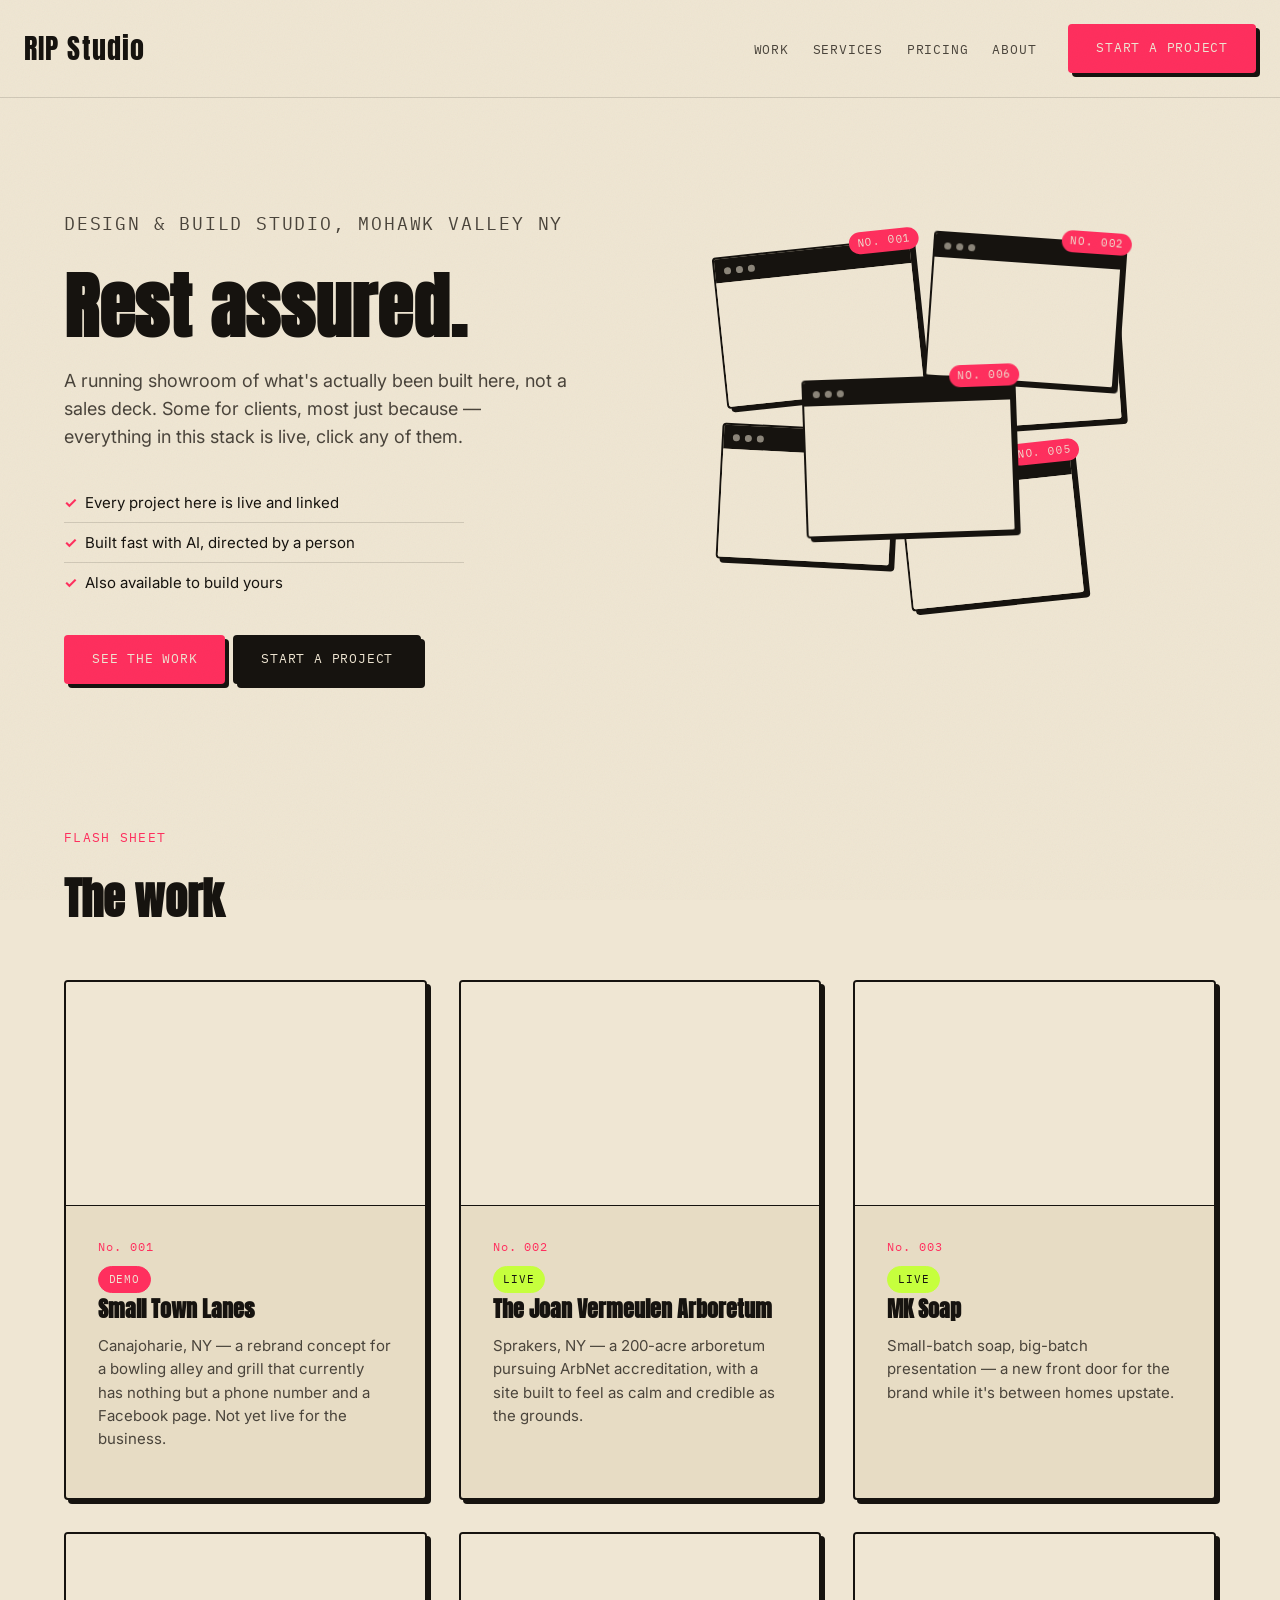
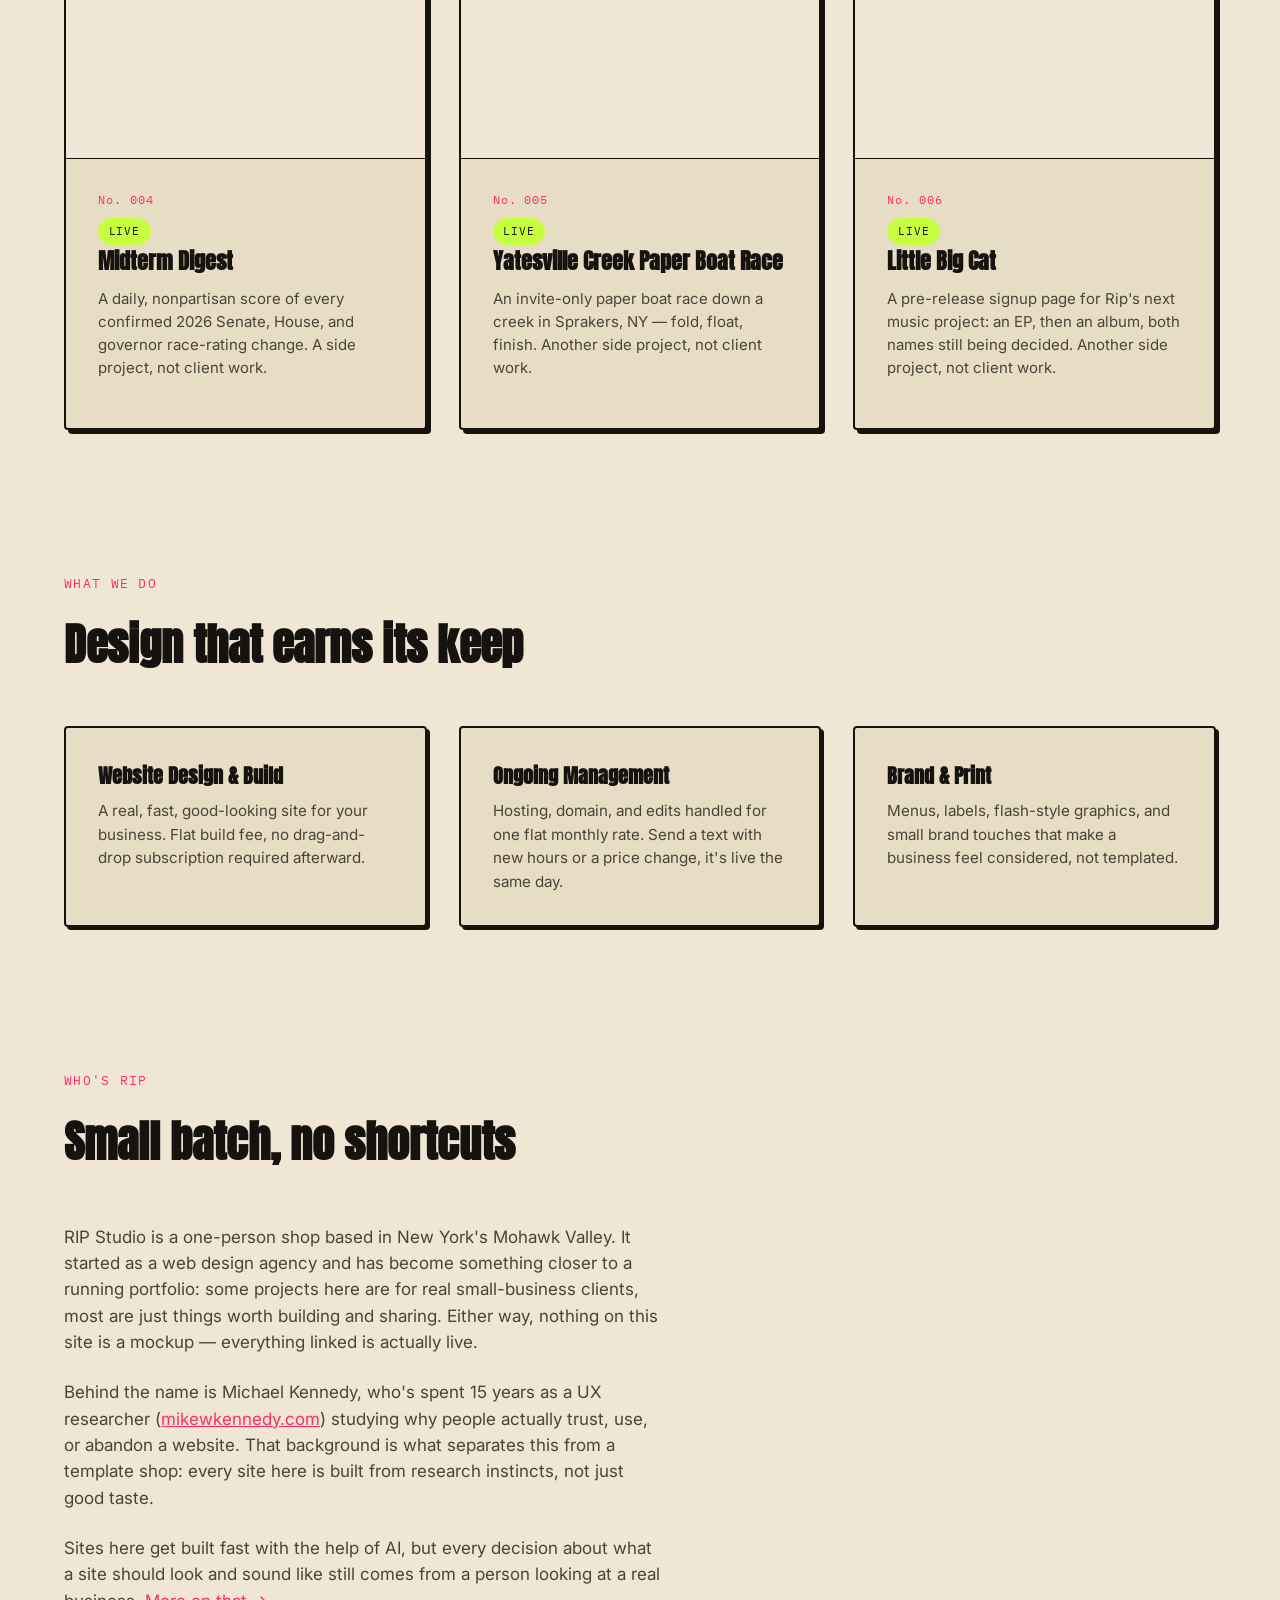
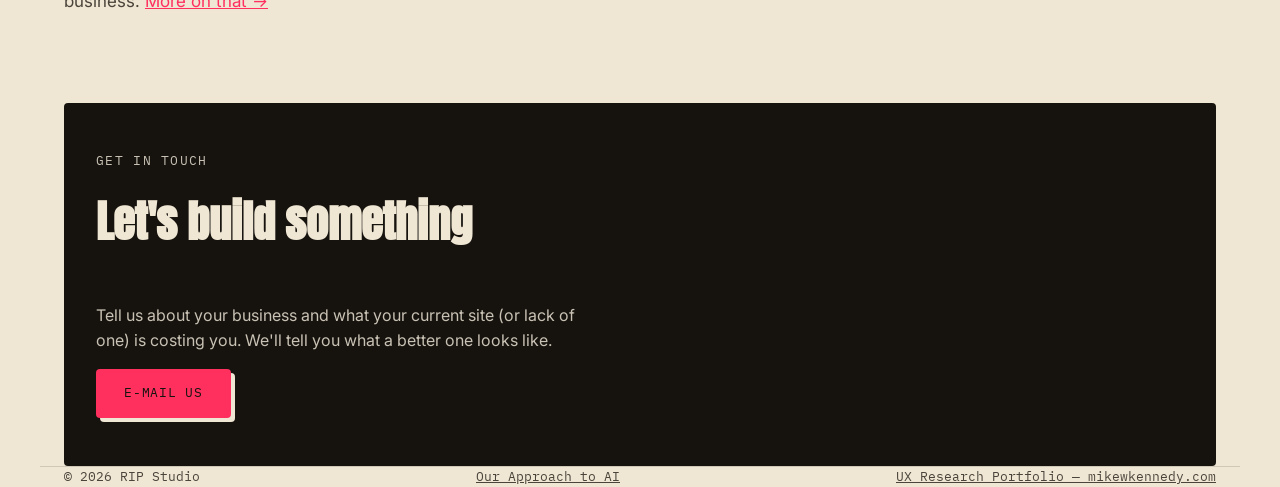
<file: index.html>
<!DOCTYPE html>
<html lang="en">
<head>
<script type="text/javascript">
    (function(c,l,a,r,i,t,y){
        c[a]=c[a]||function(){(c[a].q=c[a].q||[]).push(arguments)};
        t=l.createElement(r);t.async=1;t.src="https://www.clarity.ms/tag/"+i;
        y=l.getElementsByTagName(r)[0];y.parentNode.insertBefore(t,y);
    })(window, document, "clarity", "script", "ygneg6dxny");
</script>
<meta charset="UTF-8">
<meta name="viewport" content="width=device-width, initial-scale=1.0">
<title>RIP Studio — A Working Portfolio</title>
<meta name="description" content="RIP Studio is a running showcase of what actually gets built here — small-business sites, side projects, and everything between — built fast with AI, directed by a person.">
<link rel="preconnect" href="https://fonts.googleapis.com">
<link rel="preconnect" href="https://fonts.gstatic.com" crossorigin>
<link href="https://fonts.googleapis.com/css2?family=Anton&family=Inter:wght@400;500;600;700&family=IBM+Plex+Mono:wght@400;500&display=swap" rel="stylesheet">
<link rel="stylesheet" href="styles.css">
</head>
<body>

<header class="site-header">
  <a href="#" class="brand">RIP Studio</a>
  <nav class="nav">
    <ul class="nav-links">
      <li><a href="#work">Work</a></li>
      <li><a href="#services">Services</a></li>
      <li><a href="pricing.html">Pricing</a></li>
      <li><a href="#about">About</a></li>
    </ul>
    <a href="#contact" class="btn btn-primary">Start a Project</a>
  </nav>
</header>

<main class="wrap">

  <section class="hero">
    <div>
      <p class="eyebrow">Design &amp; Build Studio, Mohawk Valley NY</p>
      <h1>Rest assured.</h1>
      <p>A running showroom of what's actually been built here, not a sales deck. Some for clients, most just because &mdash; everything in this stack is live, click any of them.</p>
      <ul class="feature-list hero-points">
        <li>Every project here is live and linked</li>
        <li>Built fast with AI, directed by a person</li>
        <li>Also available to build yours</li>
      </ul>
      <div class="hero-actions">
        <a href="#work" class="btn btn-primary">See the Work</a>
        <a href="#contact" class="btn btn-secondary">Start a Project</a>
      </div>
    </div>

    <div class="collage">
      <a href="work/small-town-lanes.html" class="chrome" style="--w:200px; --x:0; --y:10px; --r:-6deg; --z:1;">
        <span class="chip">No. 001</span>
        <div class="chrome-bar"><span></span><span></span><span></span></div>
        <div class="chrome-thumb" style="height:124px;">
          <iframe src="https://iroquois-lanes.vercel.app" loading="lazy" tabindex="-1" aria-hidden="true" sandbox="allow-scripts" title="Small Town Lanes"></iframe>
        </div>
      </a>

      <a href="work/joan-vermeulen-arboretum.html" class="chrome" style="--w:190px; --x:210px; --y:0; --r:4deg; --z:2;">
        <span class="chip">No. 002</span>
        <div class="chrome-bar"><span></span><span></span><span></span></div>
        <div class="chrome-thumb" style="height:118px;">
          <iframe src="https://orboretum.vercel.app" loading="lazy" tabindex="-1" aria-hidden="true" sandbox="allow-scripts" title="The Joan Vermeulen Arboretum"></iframe>
        </div>
      </a>

      <a href="work/mk-soap.html" class="chrome" style="--w:175px; --x:0; --y:190px; --r:3deg; --z:2;">
        <span class="chip">No. 003</span>
        <div class="chrome-bar"><span></span><span></span><span></span></div>
        <div class="chrome-thumb" style="height:108px;">
          <iframe src="https://mk-soap.vercel.app" loading="lazy" tabindex="-1" aria-hidden="true" sandbox="allow-scripts" title="MK Soap"></iframe>
        </div>
      </a>

      <a href="work/midterm-digest.html" class="chrome" style="--w:165px; --x:235px; --y:50px; --r:-4deg; --z:1;">
        <span class="chip">No. 004</span>
        <div class="chrome-bar"><span></span><span></span><span></span></div>
        <div class="chrome-thumb" style="height:111px;">
          <iframe src="https://runfromrobots.github.io/electiondigest/" loading="lazy" tabindex="-1" aria-hidden="true" sandbox="allow-scripts" title="Midterm Digest"></iframe>
        </div>
      </a>

      <a href="work/paper-boat-race.html" class="chrome" style="--w:175px; --x:185px; --y:220px; --r:-6deg; --z:3;">
        <span class="chip">No. 005</span>
        <div class="chrome-bar"><span></span><span></span><span></span></div>
        <div class="chrome-thumb" style="height:118px;">
          <iframe src="https://ycprb.vercel.app/" loading="lazy" tabindex="-1" aria-hidden="true" sandbox="allow-scripts" title="Yatesville Creek Paper Boat Race"></iframe>
        </div>
      </a>

      <a href="work/little-big-cat.html" class="chrome" style="--w:210px; --x:85px; --y:140px; --r:-2deg; --z:5;">
        <span class="chip">No. 006</span>
        <div class="chrome-bar"><span></span><span></span><span></span></div>
        <div class="chrome-thumb" style="height:130px;">
          <iframe src="https://littlebigcat.vercel.app" loading="lazy" tabindex="-1" aria-hidden="true" sandbox="allow-scripts" title="Little Big Cat"></iframe>
        </div>
      </a>
    </div>
  </section>

  <section id="work">
    <div class="section-head">
      <p class="eyebrow">Flash Sheet</p>
      <h2>The work</h2>
    </div>
    <div class="work-grid">

      <a href="work/small-town-lanes.html" class="flash-card">
        <div class="flash-thumb">
          <iframe src="https://iroquois-lanes.vercel.app" loading="lazy" tabindex="-1" aria-hidden="true" sandbox="allow-scripts" title="Demo preview of Small Town Lanes"></iframe>
        </div>
        <div class="flash-card-body">
          <span class="flash-number">No. 001</span>
          <span class="status-tag is-demo">Demo</span>
          <h3>Small Town Lanes</h3>
          <p>Canajoharie, NY — a rebrand concept for a bowling alley and grill that currently has nothing but a phone number and a Facebook page. Not yet live for the business.</p>
        </div>
      </a>

      <a href="work/joan-vermeulen-arboretum.html" class="flash-card">
        <div class="flash-thumb">
          <iframe src="https://orboretum.vercel.app" loading="lazy" tabindex="-1" aria-hidden="true" sandbox="allow-scripts" title="Live preview of The Joan Vermeulen Arboretum website"></iframe>
        </div>
        <div class="flash-card-body">
          <span class="flash-number">No. 002</span>
          <span class="status-tag is-live">Live</span>
          <h3>The Joan Vermeulen Arboretum</h3>
          <p>Sprakers, NY — a 200-acre arboretum pursuing ArbNet accreditation, with a site built to feel as calm and credible as the grounds.</p>
        </div>
      </a>

      <a href="work/mk-soap.html" class="flash-card">
        <div class="flash-thumb">
          <iframe src="https://mk-soap.vercel.app" loading="lazy" tabindex="-1" aria-hidden="true" sandbox="allow-scripts" title="Live preview of the MK Soap website"></iframe>
        </div>
        <div class="flash-card-body">
          <span class="flash-number">No. 003</span>
          <span class="status-tag is-live">Live</span>
          <h3>MK Soap</h3>
          <p>Small-batch soap, big-batch presentation &mdash; a new front door for the brand while it's between homes upstate.</p>
        </div>
      </a>

      <a href="work/midterm-digest.html" class="flash-card">
        <div class="flash-thumb">
          <iframe src="https://runfromrobots.github.io/electiondigest/" loading="lazy" tabindex="-1" aria-hidden="true" sandbox="allow-scripts" title="Live preview of Midterm Digest"></iframe>
        </div>
        <div class="flash-card-body">
          <span class="flash-number">No. 004</span>
          <span class="status-tag is-live">Live</span>
          <h3>Midterm Digest</h3>
          <p>A daily, nonpartisan score of every confirmed 2026 Senate, House, and governor race-rating change. A side project, not client work.</p>
        </div>
      </a>

      <a href="work/paper-boat-race.html" class="flash-card">
        <div class="flash-thumb">
          <iframe src="https://ycprb.vercel.app/" loading="lazy" tabindex="-1" aria-hidden="true" sandbox="allow-scripts" title="Live preview of the Yatesville Creek Paper Boat Race site"></iframe>
        </div>
        <div class="flash-card-body">
          <span class="flash-number">No. 005</span>
          <span class="status-tag is-live">Live</span>
          <h3>Yatesville Creek Paper Boat Race</h3>
          <p>An invite-only paper boat race down a creek in Sprakers, NY &mdash; fold, float, finish. Another side project, not client work.</p>
        </div>
      </a>

      <a href="work/little-big-cat.html" class="flash-card">
        <div class="flash-thumb">
          <iframe src="https://littlebigcat.vercel.app" loading="lazy" tabindex="-1" aria-hidden="true" sandbox="allow-scripts" title="Live preview of the Little Big Cat signup site"></iframe>
        </div>
        <div class="flash-card-body">
          <span class="flash-number">No. 006</span>
          <span class="status-tag is-live">Live</span>
          <h3>Little Big Cat</h3>
          <p>A pre-release signup page for Rip's next music project: an EP, then an album, both names still being decided. Another side project, not client work.</p>
        </div>
      </a>

    </div>
  </section>

  <section id="services">
    <div class="section-head">
      <p class="eyebrow">What We Do</p>
      <h2>Design that earns its keep</h2>
    </div>
    <div class="services-grid">
      <div class="service-card">
        <h3>Website Design &amp; Build</h3>
        <p>A real, fast, good-looking site for your business. Flat build fee, no drag-and-drop subscription required afterward.</p>
      </div>
      <div class="service-card">
        <h3>Ongoing Management</h3>
        <p>Hosting, domain, and edits handled for one flat monthly rate. Send a text with new hours or a price change, it's live the same day.</p>
      </div>
      <div class="service-card">
        <h3>Brand &amp; Print</h3>
        <p>Menus, labels, flash-style graphics, and small brand touches that make a business feel considered, not templated.</p>
      </div>
    </div>
  </section>

  <section id="about">
    <div class="section-head">
      <p class="eyebrow">Who's Rip</p>
      <h2>Small batch, no shortcuts</h2>
    </div>
    <div class="about">
      <p>RIP Studio is a one-person shop based in New York's Mohawk Valley. It started as a web design agency and has become something closer to a running portfolio: some projects here are for real small-business clients, most are just things worth building and sharing. Either way, nothing on this site is a mockup &mdash; everything linked is actually live.</p>
      <p>Behind the name is Michael Kennedy, who's spent 15 years as a UX researcher (<a href="https://mikewkennedy.com" target="_blank" rel="noopener">mikewkennedy.com</a>) studying why people actually trust, use, or abandon a website. That background is what separates this from a template shop: every site here is built from research instincts, not just good taste.</p>
      <p>Sites here get built fast with the help of AI, but every decision about what a site should look and sound like still comes from a person looking at a real business. <a href="ai-approach.html">More on that &rarr;</a></p>
    </div>
  </section>

  <section id="contact" class="contact">
    <div class="section-head">
      <p class="eyebrow">Get in Touch</p>
      <h2>Let's build something</h2>
    </div>
    <p>Tell us about your business and what your current site (or lack of one) is costing you. We'll tell you what a better one looks like.</p>
    <div class="hero-actions">
      <a href="mailto:mikewkennedy@gmail.com" class="btn btn-primary">E-mail Us</a>
    </div>
  </section>

</main>

<footer class="wrap">
  <span>&copy; <span data-year></span> RIP Studio</span>
  <a href="ai-approach.html">Our Approach to AI</a>
  <a href="https://mikewkennedy.com" target="_blank" rel="noopener">UX Research Portfolio — mikewkennedy.com</a>
</footer>

<script src="script.js"></script>
</body>
</html>
</file>
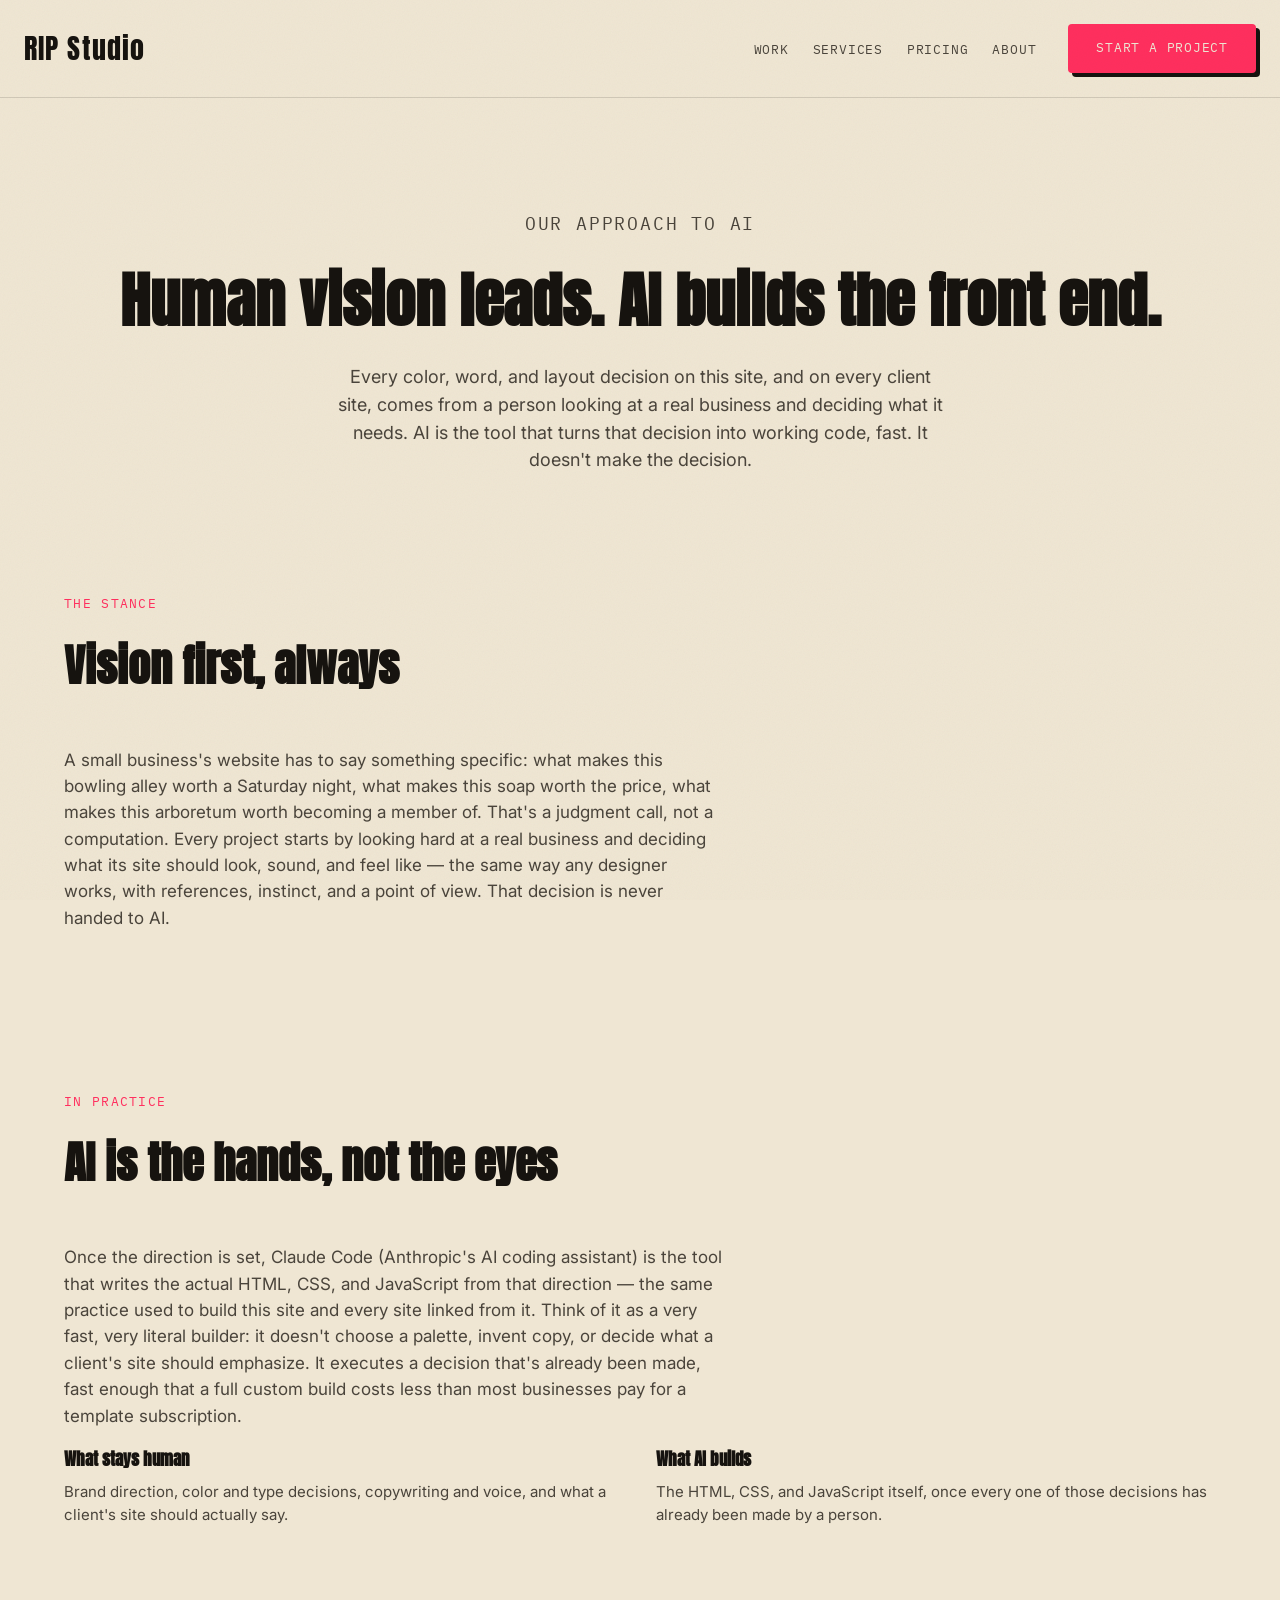
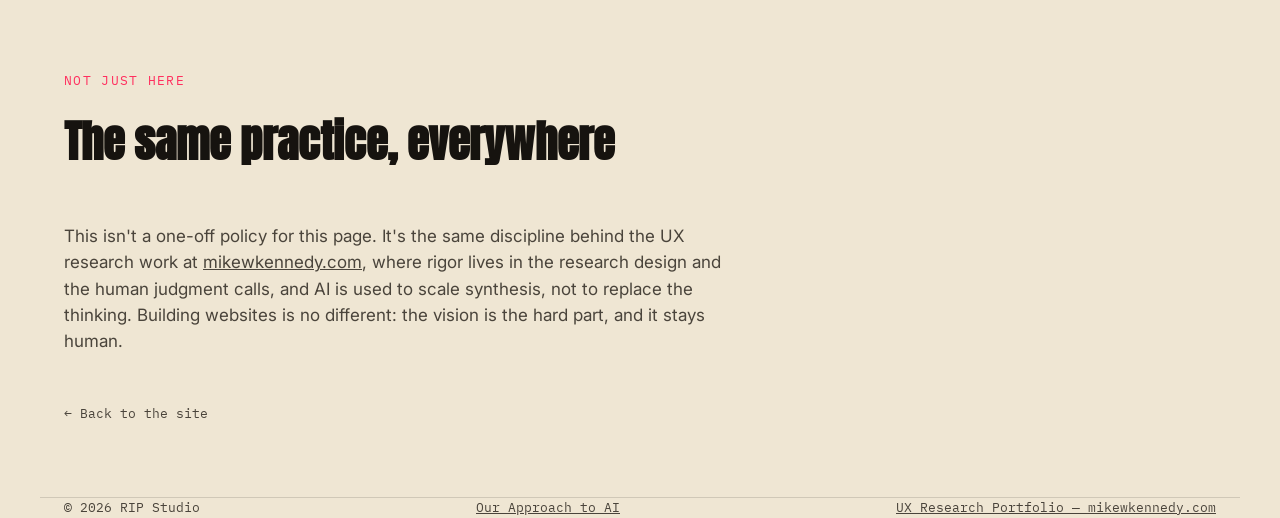
<file: ai-approach.html>
<!DOCTYPE html>
<html lang="en">
<head>
<script type="text/javascript">
    (function(c,l,a,r,i,t,y){
        c[a]=c[a]||function(){(c[a].q=c[a].q||[]).push(arguments)};
        t=l.createElement(r);t.async=1;t.src="https://www.clarity.ms/tag/"+i;
        y=l.getElementsByTagName(r)[0];y.parentNode.insertBefore(t,y);
    })(window, document, "clarity", "script", "ygneg6dxny");
</script>
<meta charset="UTF-8">
<meta name="viewport" content="width=device-width, initial-scale=1.0">
<title>Our Approach to AI | RIP Studio</title>
<meta name="description" content="RIP Studio's stance on AI: human vision and creativity decide everything about a site, AI only builds the front end once that vision is set.">
<link rel="preconnect" href="https://fonts.googleapis.com">
<link rel="preconnect" href="https://fonts.gstatic.com" crossorigin>
<link href="https://fonts.googleapis.com/css2?family=Anton&family=Inter:wght@400;500;600;700&family=IBM+Plex+Mono:wght@400;500&display=swap" rel="stylesheet">
<link rel="stylesheet" href="styles.css">
</head>
<body>

<header class="site-header">
  <a href="index.html" class="brand">RIP Studio</a>
  <nav class="nav">
    <ul class="nav-links">
      <li><a href="index.html#work">Work</a></li>
      <li><a href="index.html#services">Services</a></li>
      <li><a href="pricing.html">Pricing</a></li>
      <li><a href="index.html#about">About</a></li>
    </ul>
    <a href="index.html#contact" class="btn btn-primary">Start a Project</a>
  </nav>
</header>

<main class="wrap">

  <section class="pricing-hero">
    <p class="eyebrow">Our Approach to AI</p>
    <h1>Human vision leads. AI builds the front end.</h1>
    <p>Every color, word, and layout decision on this site, and on every client site, comes from a person looking at a real business and deciding what it needs. AI is the tool that turns that decision into working code, fast. It doesn't make the decision.</p>
  </section>

  <section>
    <div class="section-head">
      <p class="eyebrow">The Stance</p>
      <h2>Vision first, always</h2>
    </div>
    <p class="project-copy">
      A small business's website has to say something specific: what makes this bowling alley worth a Saturday night, what makes this soap worth the price, what makes this arboretum worth becoming a member of. That's a judgment call, not a computation. Every project starts by looking hard at a real business and deciding what its site should look, sound, and feel like &mdash; the same way any designer works, with references, instinct, and a point of view. That decision is never handed to AI.
    </p>
  </section>

  <section>
    <div class="section-head">
      <p class="eyebrow">In Practice</p>
      <h2>AI is the hands, not the eyes</h2>
    </div>
    <p class="project-copy">
      Once the direction is set, Claude Code (Anthropic's AI coding assistant) is the tool that writes the actual HTML, CSS, and JavaScript from that direction &mdash; the same practice used to build this site and every site linked from it. Think of it as a very fast, very literal builder: it doesn't choose a palette, invent copy, or decide what a client's site should emphasize. It executes a decision that's already been made, fast enough that a full custom build costs less than most businesses pay for a template subscription.
    </p>
    <div class="trust-strip">
      <div class="trust-item">
        <h4>What stays human</h4>
        <p>Brand direction, color and type decisions, copywriting and voice, and what a client's site should actually say.</p>
      </div>
      <div class="trust-item">
        <h4>What AI builds</h4>
        <p>The HTML, CSS, and JavaScript itself, once every one of those decisions has already been made by a person.</p>
      </div>
    </div>
  </section>

  <section>
    <div class="section-head">
      <p class="eyebrow">Not Just Here</p>
      <h2>The same practice, everywhere</h2>
    </div>
    <p class="project-copy">
      This isn't a one-off policy for this page. It's the same discipline behind the UX research work at <a href="https://mikewkennedy.com" target="_blank" rel="noopener">mikewkennedy.com</a>, where rigor lives in the research design and the human judgment calls, and AI is used to scale synthesis, not to replace the thinking. Building websites is no different: the vision is the hard part, and it stays human.
    </p>
    <a href="index.html" class="back-link">&larr; Back to the site</a>
  </section>

</main>

<footer class="wrap">
  <span>&copy; <span data-year></span> RIP Studio</span>
  <a href="ai-approach.html">Our Approach to AI</a>
  <a href="https://mikewkennedy.com" target="_blank" rel="noopener">UX Research Portfolio — mikewkennedy.com</a>
</footer>

<script src="script.js"></script>
</body>
</html>
</file>
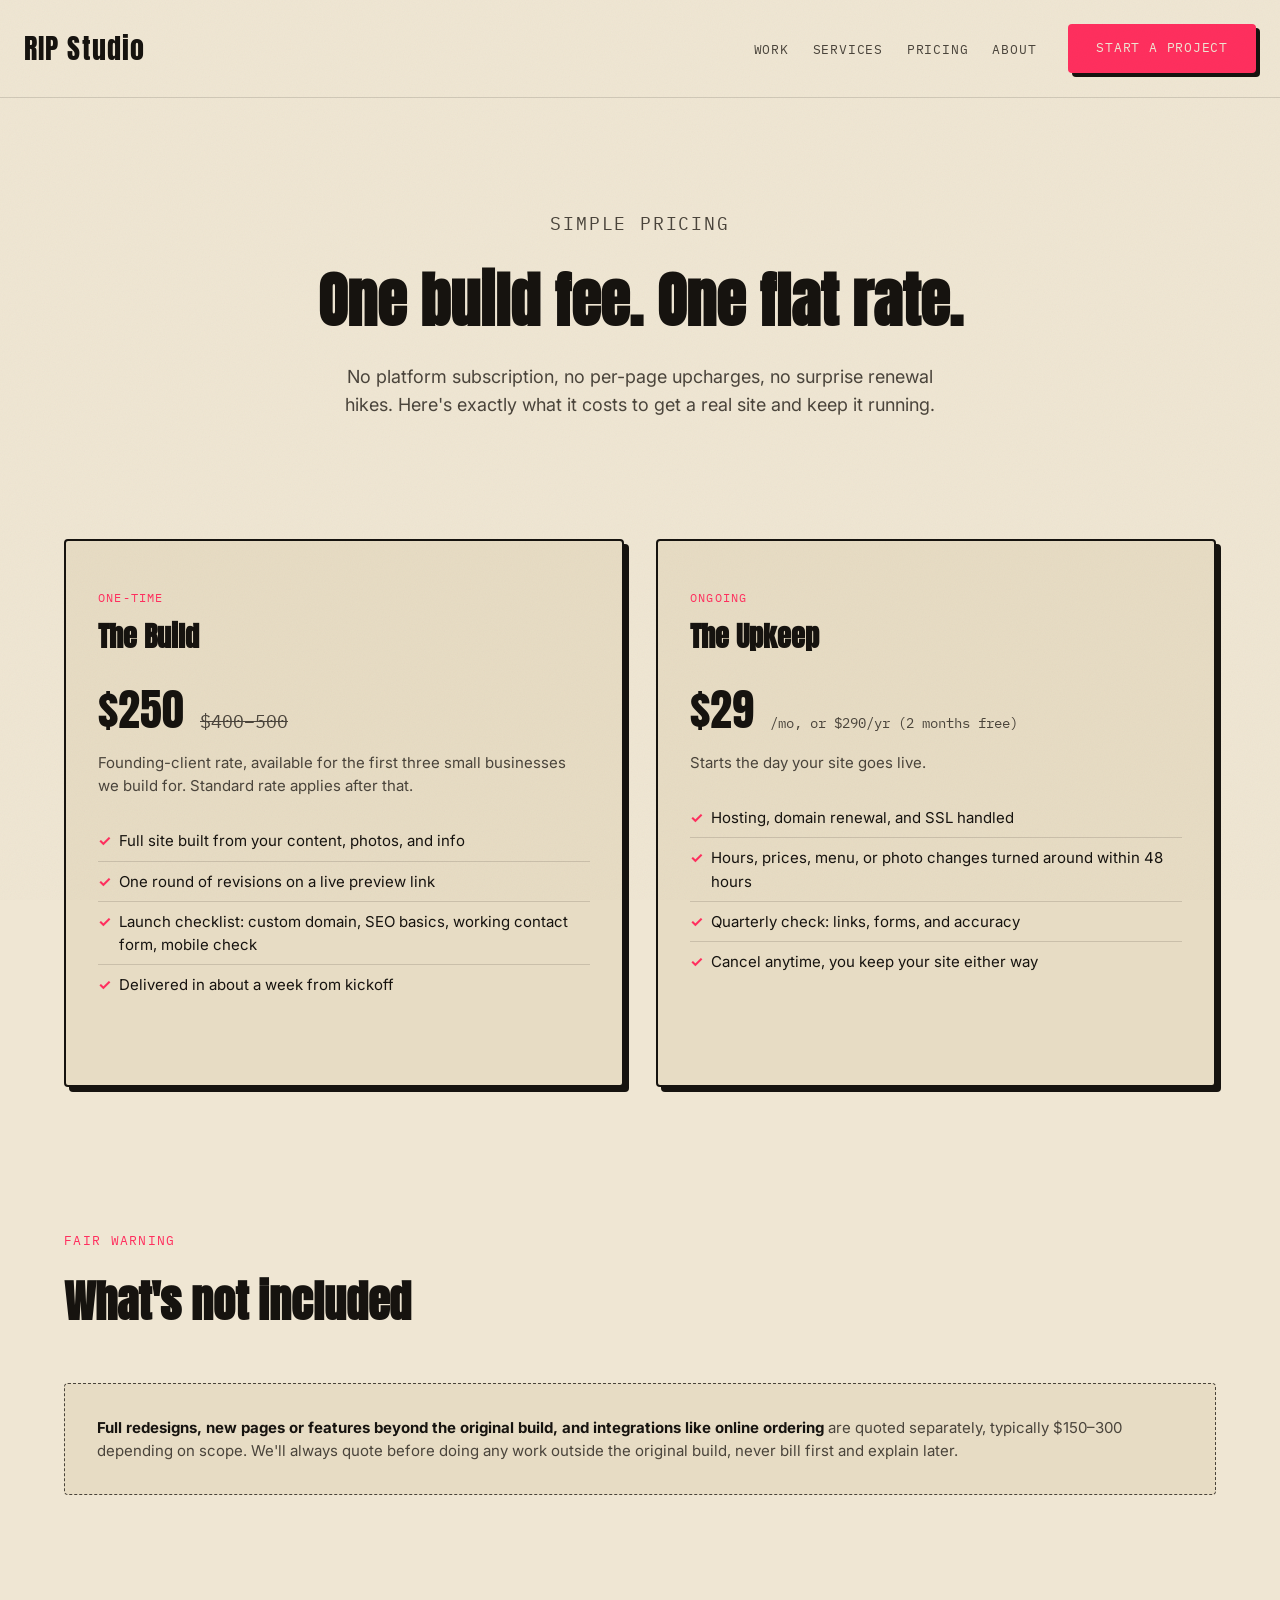
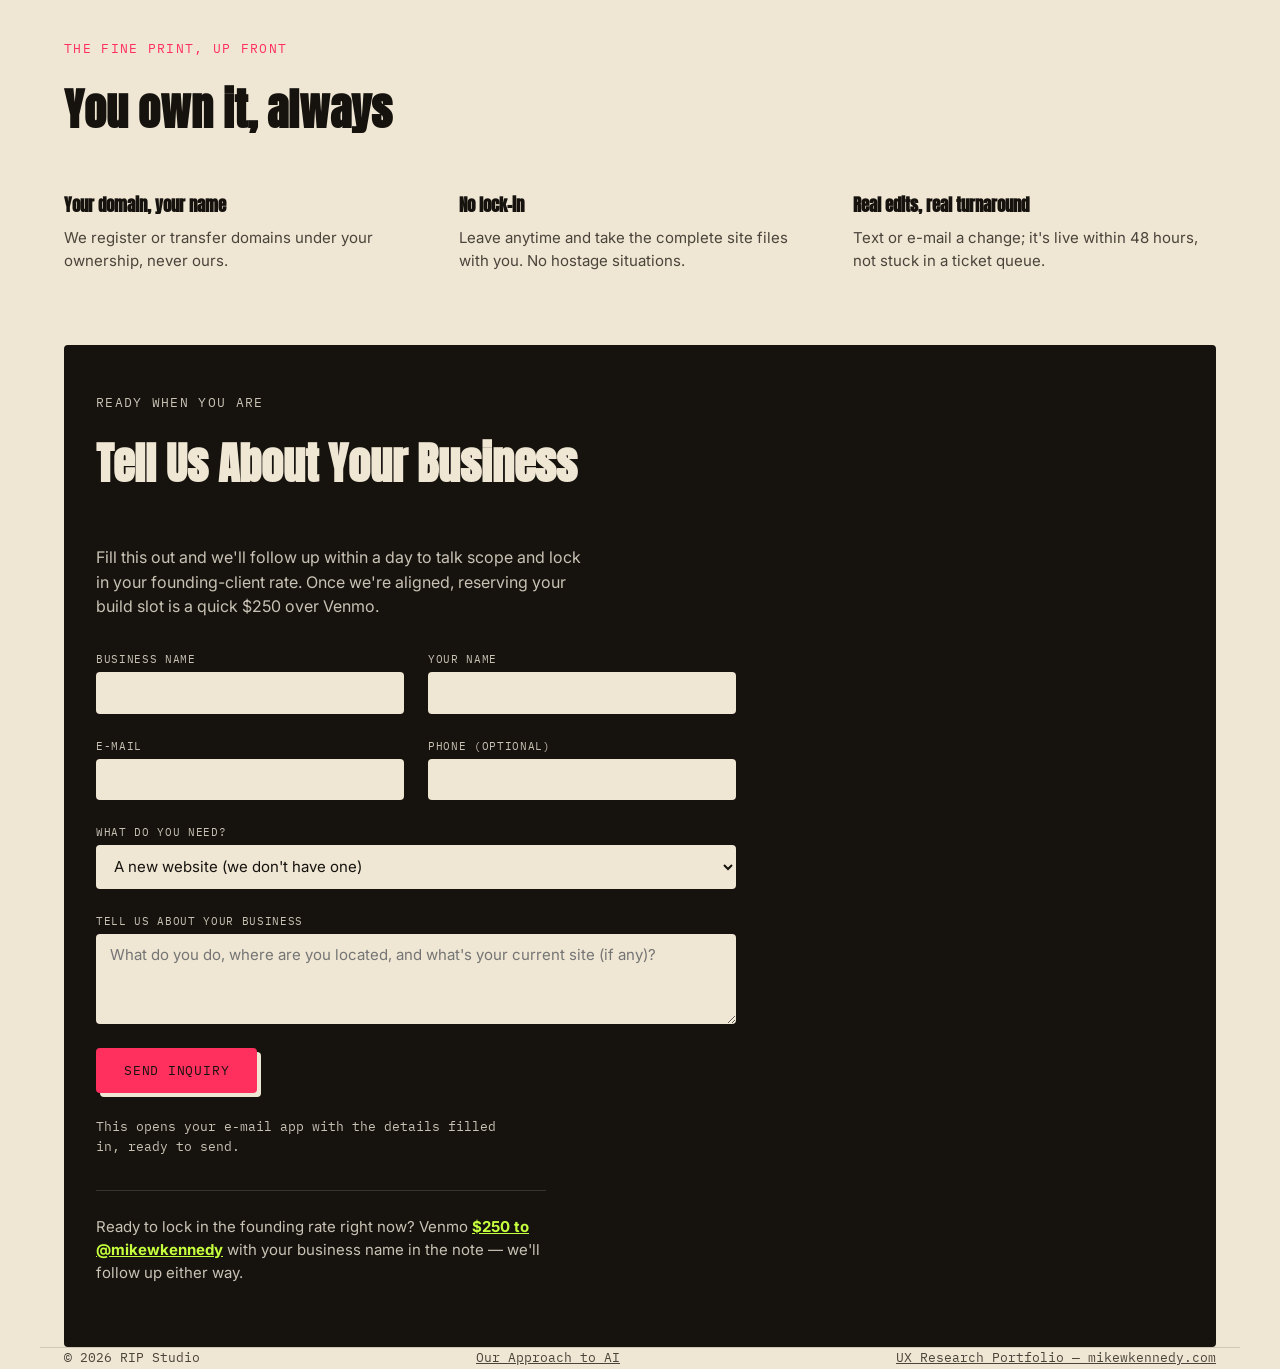
<file: pricing.html>
<!DOCTYPE html>
<html lang="en">
<head>
<script type="text/javascript">
    (function(c,l,a,r,i,t,y){
        c[a]=c[a]||function(){(c[a].q=c[a].q||[]).push(arguments)};
        t=l.createElement(r);t.async=1;t.src="https://www.clarity.ms/tag/"+i;
        y=l.getElementsByTagName(r)[0];y.parentNode.insertBefore(t,y);
    })(window, document, "clarity", "script", "ygneg6dxny");
</script>
<meta charset="UTF-8">
<meta name="viewport" content="width=device-width, initial-scale=1.0">
<title>Pricing | RIP Studio</title>
<meta name="description" content="One flat build fee, one flat monthly rate. No platform subscription, no surprise renewal hikes. See RIP Studio's pricing and reserve your build.">
<link rel="preconnect" href="https://fonts.googleapis.com">
<link rel="preconnect" href="https://fonts.gstatic.com" crossorigin>
<link href="https://fonts.googleapis.com/css2?family=Anton&family=Inter:wght@400;500;600;700&family=IBM+Plex+Mono:wght@400;500&display=swap" rel="stylesheet">
<link rel="stylesheet" href="styles.css">
</head>
<body>

<header class="site-header">
  <a href="index.html" class="brand">RIP Studio</a>
  <nav class="nav">
    <ul class="nav-links">
      <li><a href="index.html#work">Work</a></li>
      <li><a href="index.html#services">Services</a></li>
      <li><a href="pricing.html">Pricing</a></li>
      <li><a href="index.html#about">About</a></li>
    </ul>
    <a href="#reserve" class="btn btn-primary">Start a Project</a>
  </nav>
</header>

<main class="wrap">

  <section class="pricing-hero">
    <p class="eyebrow">Simple Pricing</p>
    <h1>One build fee. One flat rate.</h1>
    <p>No platform subscription, no per-page upcharges, no surprise renewal hikes. Here's exactly what it costs to get a real site and keep it running.</p>
  </section>

  <section>
    <div class="pricing-grid">

      <div class="price-card">
        <p class="price-card-label">One-Time</p>
        <h3>The Build</h3>
        <div class="price-row">
          <span class="price-tag">$250</span>
          <span class="price-strike">$400&ndash;500</span>
        </div>
        <p class="price-note">Founding-client rate, available for the first three small businesses we build for. Standard rate applies after that.</p>
        <ul class="feature-list">
          <li>Full site built from your content, photos, and info</li>
          <li>One round of revisions on a live preview link</li>
          <li>Launch checklist: custom domain, SEO basics, working contact form, mobile check</li>
          <li>Delivered in about a week from kickoff</li>
        </ul>
      </div>

      <div class="price-card">
        <p class="price-card-label">Ongoing</p>
        <h3>The Upkeep</h3>
        <div class="price-row">
          <span class="price-tag">$29</span>
          <span class="price-period">/mo, or $290/yr (2 months free)</span>
        </div>
        <p class="price-note">Starts the day your site goes live.</p>
        <ul class="feature-list">
          <li>Hosting, domain renewal, and SSL handled</li>
          <li>Hours, prices, menu, or photo changes turned around within 48 hours</li>
          <li>Quarterly check: links, forms, and accuracy</li>
          <li>Cancel anytime, you keep your site either way</li>
        </ul>
      </div>

    </div>
  </section>

  <section>
    <div class="section-head">
      <p class="eyebrow">Fair Warning</p>
      <h2>What's not included</h2>
    </div>
    <div class="scope-note">
      <strong>Full redesigns, new pages or features beyond the original build, and integrations like online ordering</strong> are quoted separately, typically $150&ndash;300 depending on scope. We'll always quote before doing any work outside the original build, never bill first and explain later.
    </div>
  </section>

  <section>
    <div class="section-head">
      <p class="eyebrow">The Fine Print, Up Front</p>
      <h2>You own it, always</h2>
    </div>
    <div class="trust-strip">
      <div class="trust-item">
        <h4>Your domain, your name</h4>
        <p>We register or transfer domains under your ownership, never ours.</p>
      </div>
      <div class="trust-item">
        <h4>No lock-in</h4>
        <p>Leave anytime and take the complete site files with you. No hostage situations.</p>
      </div>
      <div class="trust-item">
        <h4>Real edits, real turnaround</h4>
        <p>Text or e-mail a change; it's live within 48 hours, not stuck in a ticket queue.</p>
      </div>
    </div>
  </section>

  <section id="reserve" class="contact">
    <div class="section-head">
      <p class="eyebrow">Ready When You Are</p>
      <h2>Tell Us About Your Business</h2>
    </div>
    <p>Fill this out and we'll follow up within a day to talk scope and lock in your founding-client rate. Once we're aligned, reserving your build slot is a quick $250 over Venmo.</p>

    <form id="reserve-form" class="reserve-form">
      <div class="form-grid">
        <div class="form-field">
          <label for="f-business">Business Name</label>
          <input type="text" id="f-business" name="business" required>
        </div>
        <div class="form-field">
          <label for="f-name">Your Name</label>
          <input type="text" id="f-name" name="name" required>
        </div>
        <div class="form-field">
          <label for="f-email">E-mail</label>
          <input type="email" id="f-email" name="email" required>
        </div>
        <div class="form-field">
          <label for="f-phone">Phone (Optional)</label>
          <input type="tel" id="f-phone" name="phone">
        </div>
        <div class="form-field full">
          <label for="f-need">What Do You Need?</label>
          <select id="f-need" name="need">
            <option>A new website (we don't have one)</option>
            <option>A redesign of an existing site</option>
            <option>Not sure yet</option>
          </select>
        </div>
        <div class="form-field full">
          <label for="f-message">Tell Us About Your Business</label>
          <textarea id="f-message" name="message" placeholder="What do you do, where are you located, and what's your current site (if any)?" required></textarea>
        </div>
      </div>
      <button type="submit" class="btn btn-primary">Send Inquiry</button>
      <p class="reserve-note">This opens your e-mail app with the details filled in, ready to send.</p>
    </form>

    <p class="venmo-note">Ready to lock in the founding rate right now? Venmo <strong><a href="https://venmo.com/mikewkennedy?txn=pay&amp;amount=250&amp;note=RIP%20Studio%20build%20deposit" target="_blank" rel="noopener">$250 to @mikewkennedy</a></strong> with your business name in the note &mdash; we'll follow up either way.</p>
  </section>

</main>

<footer class="wrap">
  <span>&copy; <span data-year></span> RIP Studio</span>
  <a href="ai-approach.html">Our Approach to AI</a>
  <a href="https://mikewkennedy.com" target="_blank" rel="noopener">UX Research Portfolio — mikewkennedy.com</a>
</footer>

<script src="script.js"></script>
</body>
</html>
</file>
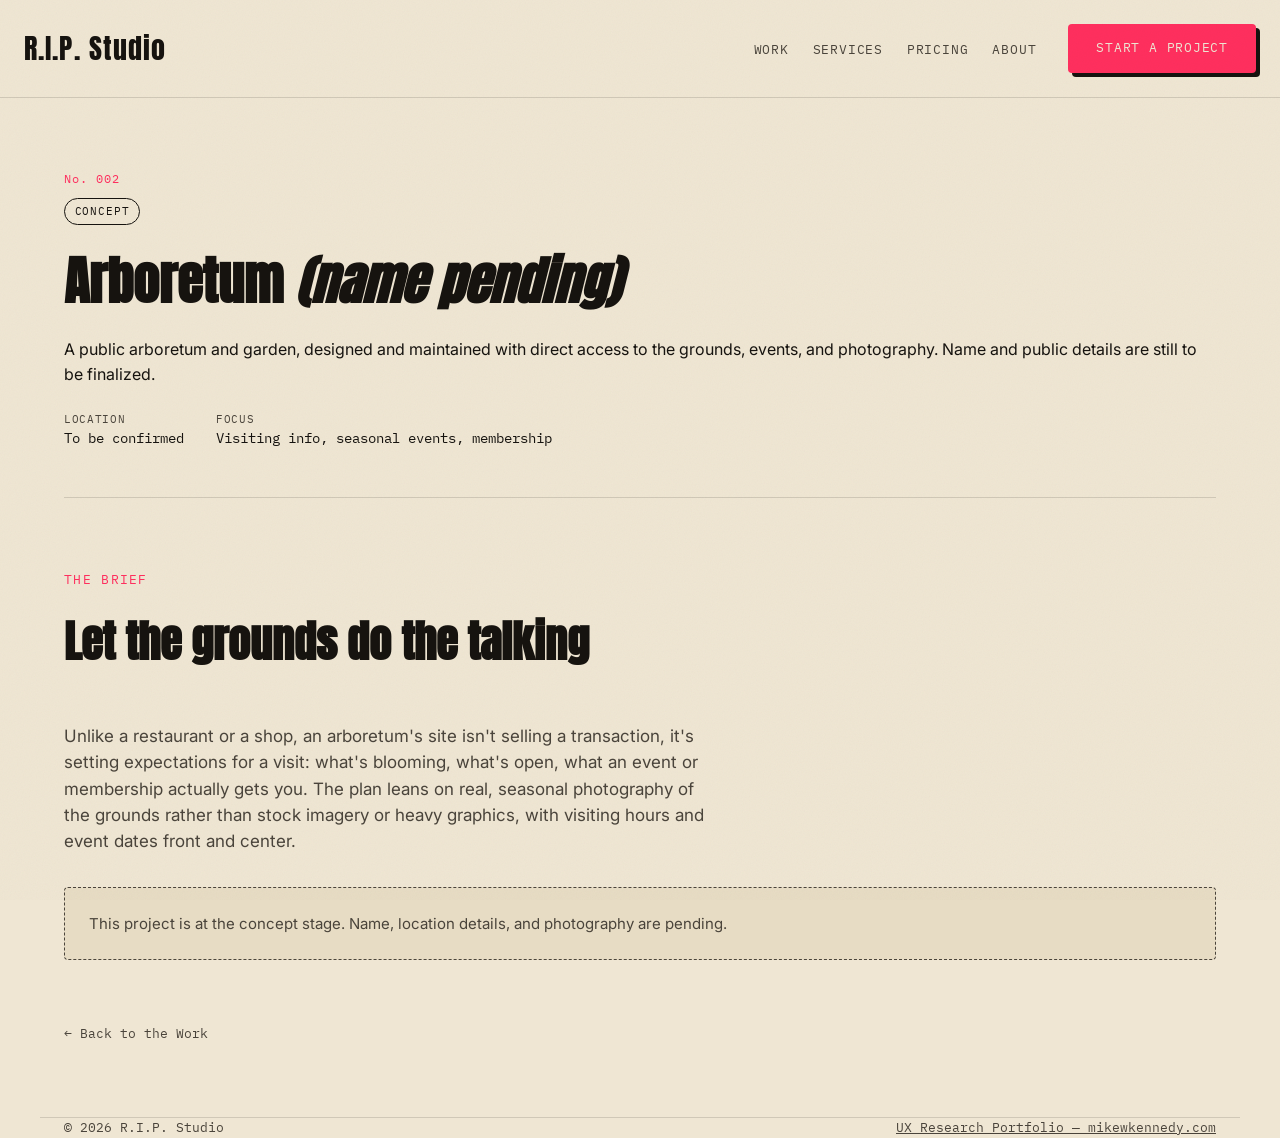
<file: work/arboretum.html>
<!DOCTYPE html>
<html lang="en">
<head>
<meta charset="UTF-8">
<meta name="viewport" content="width=device-width, initial-scale=1.0">
<title>No. 002 — Arboretum (name pending) | R.I.P. Studio</title>
<meta name="description" content="RIP Studio is designing a site for a public arboretum. Name and final scope pending.">
<link rel="preconnect" href="https://fonts.googleapis.com">
<link rel="preconnect" href="https://fonts.gstatic.com" crossorigin>
<link href="https://fonts.googleapis.com/css2?family=Yellowtail&family=Anton&family=Inter:wght@400;500;600;700&family=IBM+Plex+Mono:wght@400;500&display=swap" rel="stylesheet">
<link rel="stylesheet" href="../styles.css">
</head>
<body>

<header class="site-header">
  <a href="../index.html" class="brand">R.I.P. Studio</a>
  <nav class="nav">
    <ul class="nav-links">
      <li><a href="../index.html#work">Work</a></li>
      <li><a href="../index.html#services">Services</a></li>
      <li><a href="../pricing.html">Pricing</a></li>
      <li><a href="../index.html#about">About</a></li>
    </ul>
    <a href="../index.html#contact" class="btn btn-primary">Start a Project</a>
  </nav>
</header>

<main class="wrap">

  <section class="project-hero">
    <span class="flash-number">No. 002</span>
    <span class="status-tag is-concept">Concept</span>
    <h1>Arboretum <em>(name pending)</em></h1>
    <p>A public arboretum and garden, designed and maintained with direct access to the grounds, events, and photography. Name and public details are still to be finalized.</p>
    <ul class="fact-list">
      <li><span>Location</span>To be confirmed</li>
      <li><span>Focus</span>Visiting info, seasonal events, membership</li>
    </ul>
  </section>

  <section>
    <div class="section-head">
      <p class="eyebrow">The Brief</p>
      <h2>Let the grounds do the talking</h2>
    </div>
    <p class="project-copy">
      Unlike a restaurant or a shop, an arboretum's site isn't selling a transaction, it's setting expectations for a visit: what's blooming, what's open, what an event or membership actually gets you. The plan leans on real, seasonal photography of the grounds rather than stock imagery or heavy graphics, with visiting hours and event dates front and center.
    </p>
    <div class="placeholder-note">
      This project is at the concept stage. Name, location details, and photography are pending.
    </div>
    <a href="../index.html#work" class="back-link">&larr; Back to the Work</a>
  </section>

</main>

<footer class="wrap">
  <span>&copy; <span data-year></span> R.I.P. Studio</span>
  <a href="https://mikewkennedy.com" target="_blank" rel="noopener">UX Research Portfolio — mikewkennedy.com</a>
</footer>

<script src="../script.js"></script>
</body>
</html>
</file>
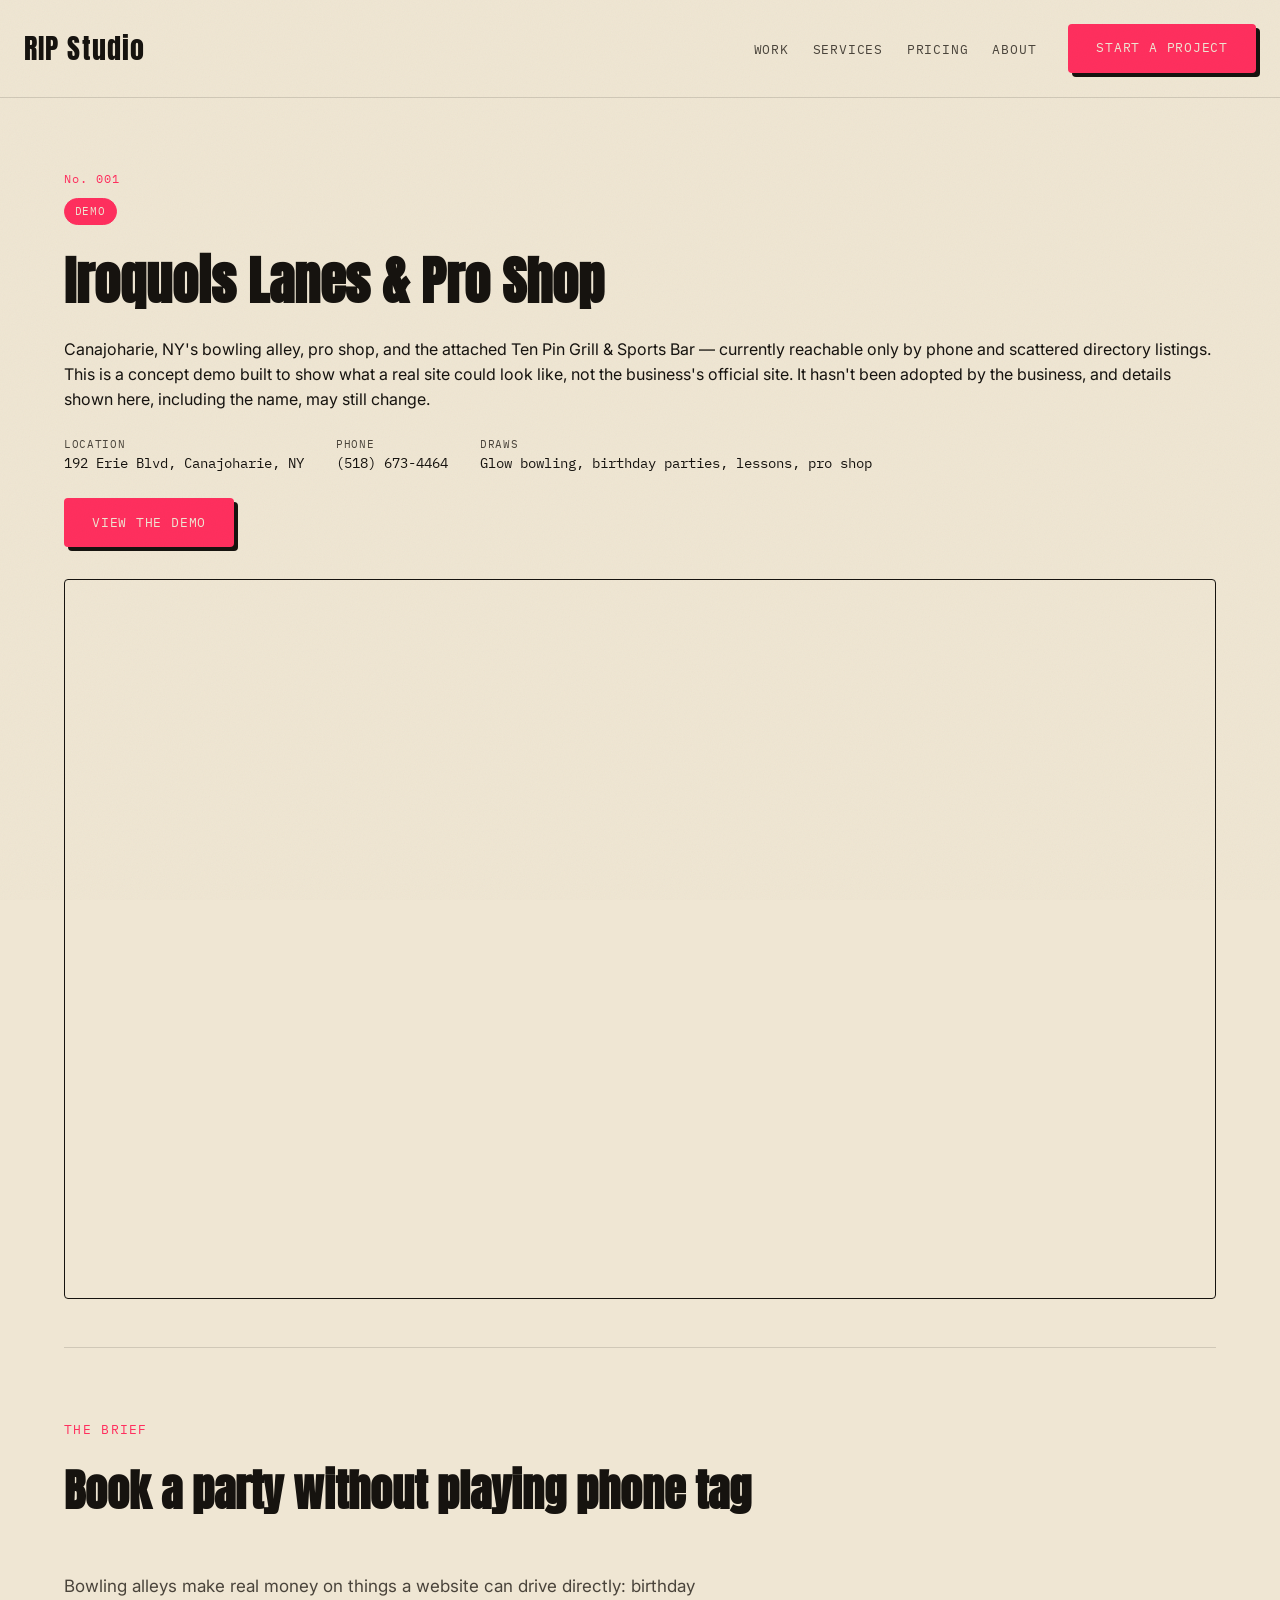
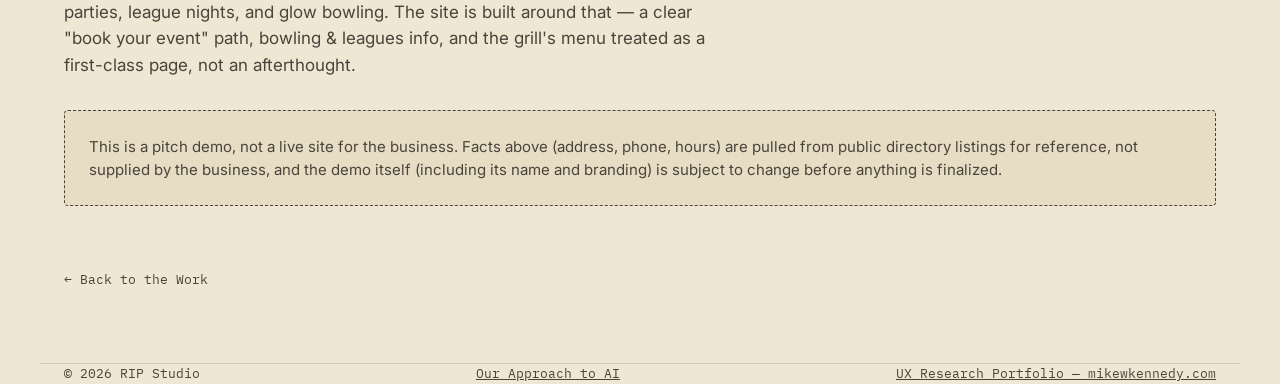
<file: work/iroquois-lanes.html>
<!DOCTYPE html>
<html lang="en">
<head>
<meta charset="UTF-8">
<meta name="viewport" content="width=device-width, initial-scale=1.0">
<title>No. 001 — Iroquois Lanes &amp; Pro Shop | RIP Studio</title>
<meta name="description" content="A concept demo site RIP Studio built for a bowling alley in Canajoharie, NY — a pitch, not yet the business's official site.">
<link rel="preconnect" href="https://fonts.googleapis.com">
<link rel="preconnect" href="https://fonts.gstatic.com" crossorigin>
<link href="https://fonts.googleapis.com/css2?family=Yellowtail&family=Anton&family=Inter:wght@400;500;600;700&family=IBM+Plex+Mono:wght@400;500&display=swap" rel="stylesheet">
<link rel="stylesheet" href="../styles.css">
</head>
<body>

<header class="site-header">
  <a href="../index.html" class="brand">RIP Studio</a>
  <nav class="nav">
    <ul class="nav-links">
      <li><a href="../index.html#work">Work</a></li>
      <li><a href="../index.html#services">Services</a></li>
      <li><a href="../pricing.html">Pricing</a></li>
      <li><a href="../index.html#about">About</a></li>
    </ul>
    <a href="../index.html#contact" class="btn btn-primary">Start a Project</a>
  </nav>
</header>

<main class="wrap">

  <section class="project-hero">
    <span class="flash-number">No. 001</span>
    <span class="status-tag is-demo">Demo</span>
    <h1>Iroquois Lanes &amp; Pro Shop</h1>
    <p>Canajoharie, NY's bowling alley, pro shop, and the attached Ten Pin Grill &amp; Sports Bar &mdash; currently reachable only by phone and scattered directory listings. This is a concept demo built to show what a real site could look like, not the business's official site. It hasn't been adopted by the business, and details shown here, including the name, may still change.</p>
    <ul class="fact-list">
      <li><span>Location</span>192 Erie Blvd, Canajoharie, NY</li>
      <li><span>Phone</span>(518) 673-4464</li>
      <li><span>Draws</span>Glow bowling, birthday parties, lessons, pro shop</li>
    </ul>
    <div class="hero-actions project-cta">
      <a href="https://iroquois-lanes.vercel.app" target="_blank" rel="noopener" class="btn btn-primary">View the Demo</a>
    </div>
    <div class="project-preview">
      <iframe src="https://iroquois-lanes.vercel.app" loading="lazy" tabindex="-1" aria-hidden="true" sandbox="allow-scripts" title="Demo preview of a concept site for Iroquois Lanes"></iframe>
    </div>
  </section>

  <section>
    <div class="section-head">
      <p class="eyebrow">The Brief</p>
      <h2>Book a party without playing phone tag</h2>
    </div>
    <p class="project-copy">
      Bowling alleys make real money on things a website can drive directly: birthday parties, league nights, and glow bowling. The site is built around that &mdash; a clear "book your event" path, bowling &amp; leagues info, and the grill's menu treated as a first-class page, not an afterthought.
    </p>
    <div class="placeholder-note">
      This is a pitch demo, not a live site for the business. Facts above (address, phone, hours) are pulled from public directory listings for reference, not supplied by the business, and the demo itself (including its name and branding) is subject to change before anything is finalized.
    </div>
    <a href="../index.html#work" class="back-link">&larr; Back to the Work</a>
  </section>

</main>

<footer class="wrap">
  <span>&copy; <span data-year></span> RIP Studio</span>
  <a href="../ai-approach.html">Our Approach to AI</a>
  <a href="https://mikewkennedy.com" target="_blank" rel="noopener">UX Research Portfolio — mikewkennedy.com</a>
</footer>

<script src="../script.js"></script>
</body>
</html>
</file>
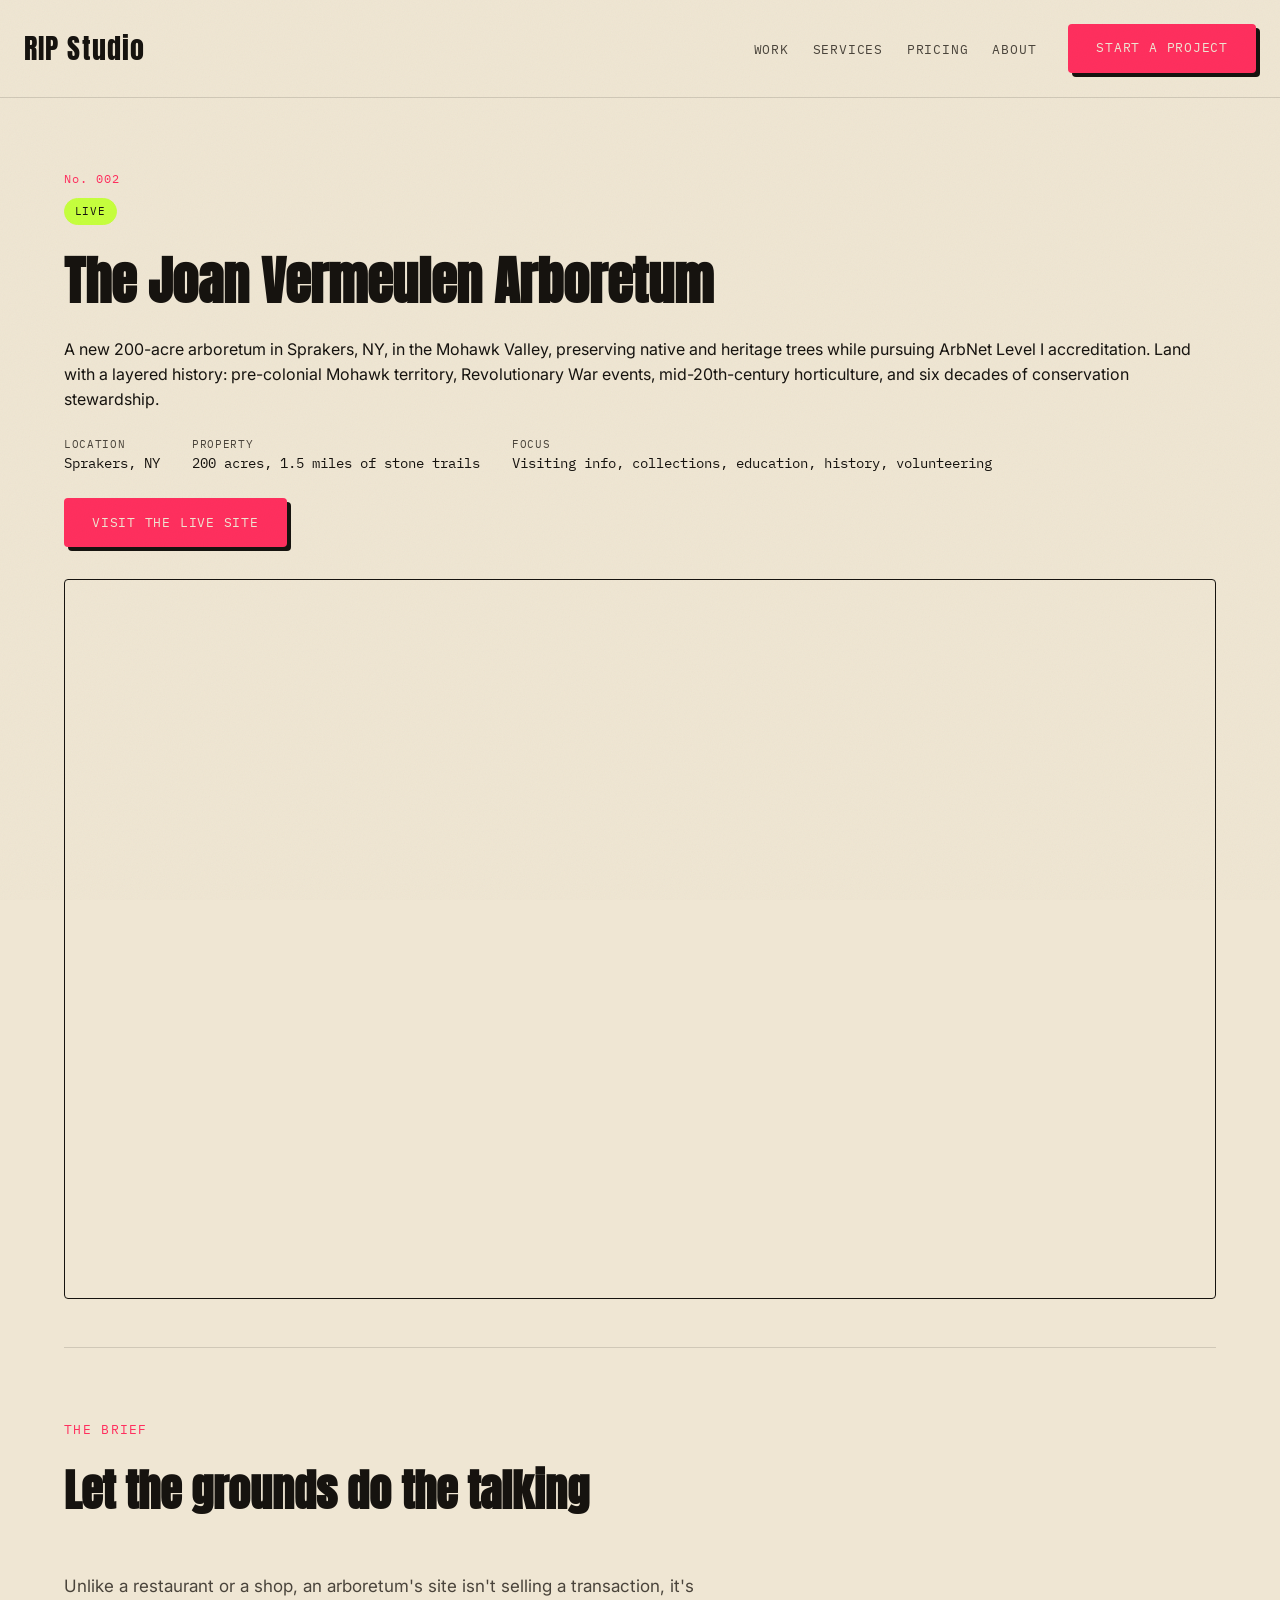
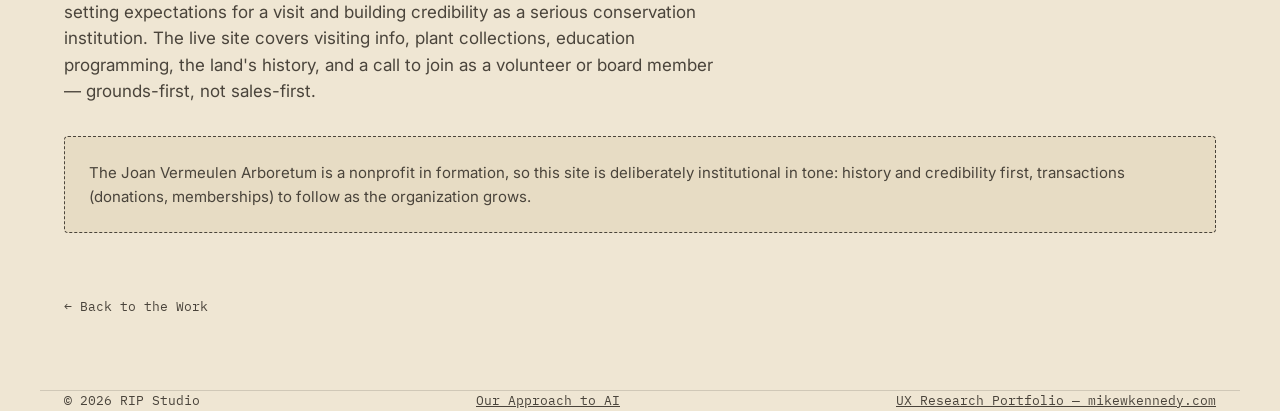
<file: work/joan-vermeulen-arboretum.html>
<!DOCTYPE html>
<html lang="en">
<head>
<script type="text/javascript">
    (function(c,l,a,r,i,t,y){
        c[a]=c[a]||function(){(c[a].q=c[a].q||[]).push(arguments)};
        t=l.createElement(r);t.async=1;t.src="https://www.clarity.ms/tag/"+i;
        y=l.getElementsByTagName(r)[0];y.parentNode.insertBefore(t,y);
    })(window, document, "clarity", "script", "ygneg6dxny");
</script>
<meta charset="UTF-8">
<meta name="viewport" content="width=device-width, initial-scale=1.0">
<title>No. 002 — The Joan Vermeulen Arboretum | RIP Studio</title>
<meta name="description" content="RIP Studio built a new website for The Joan Vermeulen Arboretum, a 200-acre arboretum in Sprakers, NY — live now.">
<link rel="preconnect" href="https://fonts.googleapis.com">
<link rel="preconnect" href="https://fonts.gstatic.com" crossorigin>
<link href="https://fonts.googleapis.com/css2?family=Anton&family=Inter:wght@400;500;600;700&family=IBM+Plex+Mono:wght@400;500&display=swap" rel="stylesheet">
<link rel="stylesheet" href="../styles.css">
</head>
<body>

<header class="site-header">
  <a href="../index.html" class="brand">RIP Studio</a>
  <nav class="nav">
    <ul class="nav-links">
      <li><a href="../index.html#work">Work</a></li>
      <li><a href="../index.html#services">Services</a></li>
      <li><a href="../pricing.html">Pricing</a></li>
      <li><a href="../index.html#about">About</a></li>
    </ul>
    <a href="../index.html#contact" class="btn btn-primary">Start a Project</a>
  </nav>
</header>

<main class="wrap">

  <section class="project-hero">
    <span class="flash-number">No. 002</span>
    <span class="status-tag is-live">Live</span>
    <h1>The Joan Vermeulen Arboretum</h1>
    <p>A new 200-acre arboretum in Sprakers, NY, in the Mohawk Valley, preserving native and heritage trees while pursuing ArbNet Level I accreditation. Land with a layered history: pre-colonial Mohawk territory, Revolutionary War events, mid-20th-century horticulture, and six decades of conservation stewardship.</p>
    <ul class="fact-list">
      <li><span>Location</span>Sprakers, NY</li>
      <li><span>Property</span>200 acres, 1.5 miles of stone trails</li>
      <li><span>Focus</span>Visiting info, collections, education, history, volunteering</li>
    </ul>
    <div class="hero-actions project-cta">
      <a href="https://orboretum.vercel.app" target="_blank" rel="noopener" class="btn btn-primary">Visit the Live Site</a>
    </div>
    <div class="project-preview">
      <iframe src="https://orboretum.vercel.app" loading="lazy" tabindex="-1" aria-hidden="true" sandbox="allow-scripts" title="Live preview of The Joan Vermeulen Arboretum website"></iframe>
    </div>
  </section>

  <section>
    <div class="section-head">
      <p class="eyebrow">The Brief</p>
      <h2>Let the grounds do the talking</h2>
    </div>
    <p class="project-copy">
      Unlike a restaurant or a shop, an arboretum's site isn't selling a transaction, it's setting expectations for a visit and building credibility as a serious conservation institution. The live site covers visiting info, plant collections, education programming, the land's history, and a call to join as a volunteer or board member &mdash; grounds-first, not sales-first.
    </p>
    <div class="placeholder-note">
      The Joan Vermeulen Arboretum is a nonprofit in formation, so this site is deliberately institutional in tone: history and credibility first, transactions (donations, memberships) to follow as the organization grows.
    </div>
    <a href="../index.html#work" class="back-link">&larr; Back to the Work</a>
  </section>

</main>

<footer class="wrap">
  <span>&copy; <span data-year></span> RIP Studio</span>
  <a href="../ai-approach.html">Our Approach to AI</a>
  <a href="https://mikewkennedy.com" target="_blank" rel="noopener">UX Research Portfolio — mikewkennedy.com</a>
</footer>

<script src="../script.js"></script>
</body>
</html>
</file>
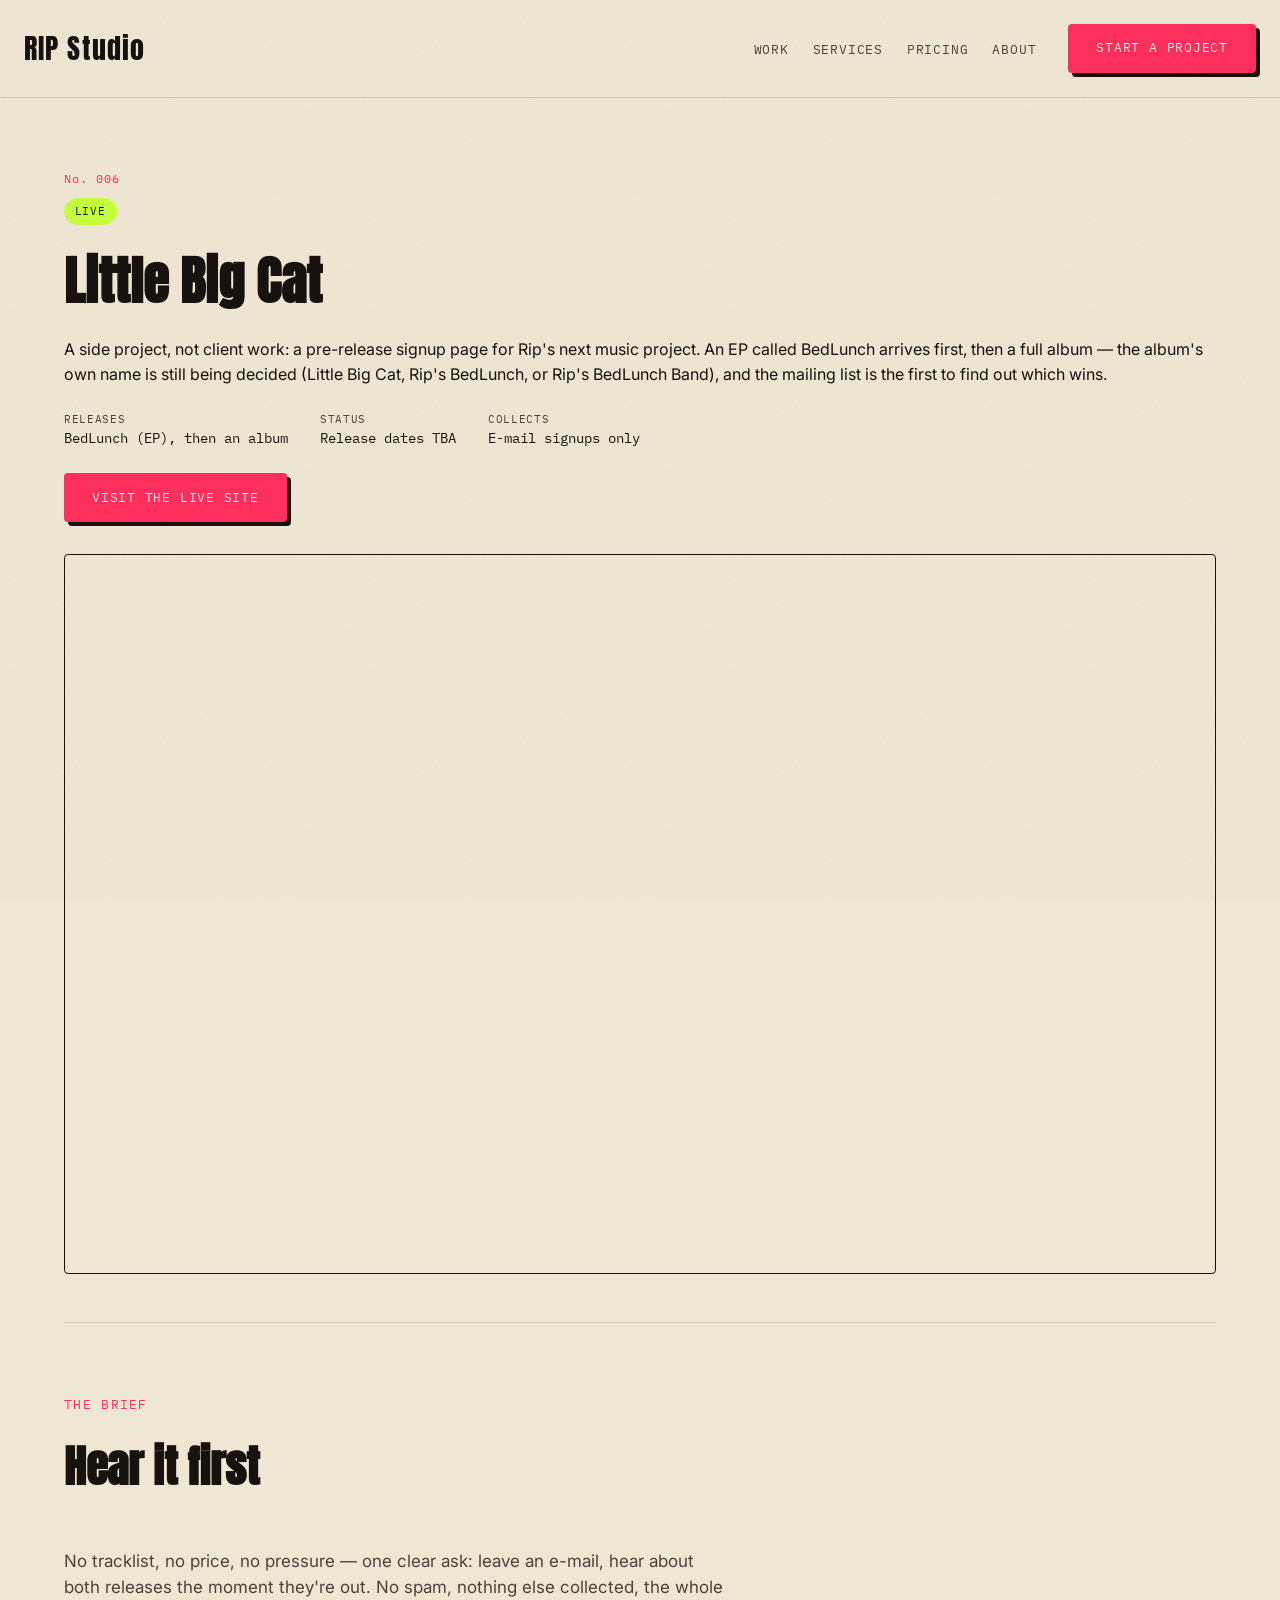
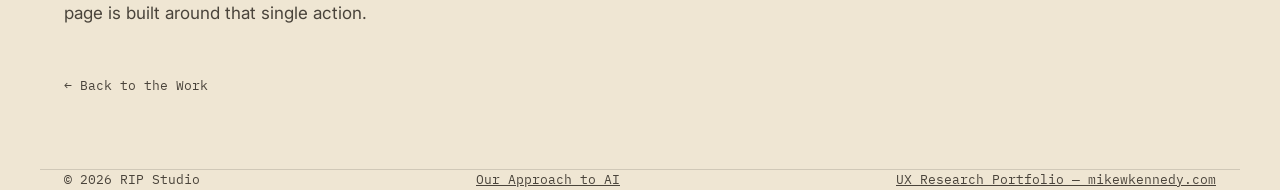
<file: work/little-big-cat.html>
<!DOCTYPE html>
<html lang="en">
<head>
<script type="text/javascript">
    (function(c,l,a,r,i,t,y){
        c[a]=c[a]||function(){(c[a].q=c[a].q||[]).push(arguments)};
        t=l.createElement(r);t.async=1;t.src="https://www.clarity.ms/tag/"+i;
        y=l.getElementsByTagName(r)[0];y.parentNode.insertBefore(t,y);
    })(window, document, "clarity", "script", "ygneg6dxny");
</script>
<meta charset="UTF-8">
<meta name="viewport" content="width=device-width, initial-scale=1.0">
<title>No. 006 — Little Big Cat | RIP Studio</title>
<meta name="description" content="Little Big Cat: a pre-release signup page for Rip's next music project. A side project, not client work.">
<link rel="preconnect" href="https://fonts.googleapis.com">
<link rel="preconnect" href="https://fonts.gstatic.com" crossorigin>
<link href="https://fonts.googleapis.com/css2?family=Anton&family=Inter:wght@400;500;600;700&family=IBM+Plex+Mono:wght@400;500&display=swap" rel="stylesheet">
<link rel="stylesheet" href="../styles.css">
</head>
<body>

<header class="site-header">
  <a href="../index.html" class="brand">RIP Studio</a>
  <nav class="nav">
    <ul class="nav-links">
      <li><a href="../index.html#work">Work</a></li>
      <li><a href="../index.html#services">Services</a></li>
      <li><a href="../pricing.html">Pricing</a></li>
      <li><a href="../index.html#about">About</a></li>
    </ul>
    <a href="../index.html#contact" class="btn btn-primary">Start a Project</a>
  </nav>
</header>

<main class="wrap">

  <section class="project-hero">
    <span class="flash-number">No. 006</span>
    <span class="status-tag is-live">Live</span>
    <h1>Little Big Cat</h1>
    <p>A side project, not client work: a pre-release signup page for Rip's next music project. An EP called BedLunch arrives first, then a full album &mdash; the album's own name is still being decided (Little Big Cat, Rip's BedLunch, or Rip's BedLunch Band), and the mailing list is the first to find out which wins.</p>
    <ul class="fact-list">
      <li><span>Releases</span>BedLunch (EP), then an album</li>
      <li><span>Status</span>Release dates TBA</li>
      <li><span>Collects</span>E-mail signups only</li>
    </ul>
    <div class="hero-actions project-cta">
      <a href="https://littlebigcat.vercel.app" target="_blank" rel="noopener" class="btn btn-primary">Visit the Live Site</a>
    </div>
    <div class="project-preview">
      <iframe src="https://littlebigcat.vercel.app" loading="lazy" tabindex="-1" aria-hidden="true" sandbox="allow-scripts" title="Live preview of the Little Big Cat signup site"></iframe>
    </div>
  </section>

  <section>
    <div class="section-head">
      <p class="eyebrow">The Brief</p>
      <h2>Hear it first</h2>
    </div>
    <p class="project-copy">
      No tracklist, no price, no pressure &mdash; one clear ask: leave an e-mail, hear about both releases the moment they're out. No spam, nothing else collected, the whole page is built around that single action.
    </p>
    <a href="../index.html#work" class="back-link">&larr; Back to the Work</a>
  </section>

</main>

<footer class="wrap">
  <span>&copy; <span data-year></span> RIP Studio</span>
  <a href="../ai-approach.html">Our Approach to AI</a>
  <a href="https://mikewkennedy.com" target="_blank" rel="noopener">UX Research Portfolio — mikewkennedy.com</a>
</footer>

<script src="../script.js"></script>
</body>
</html>
</file>
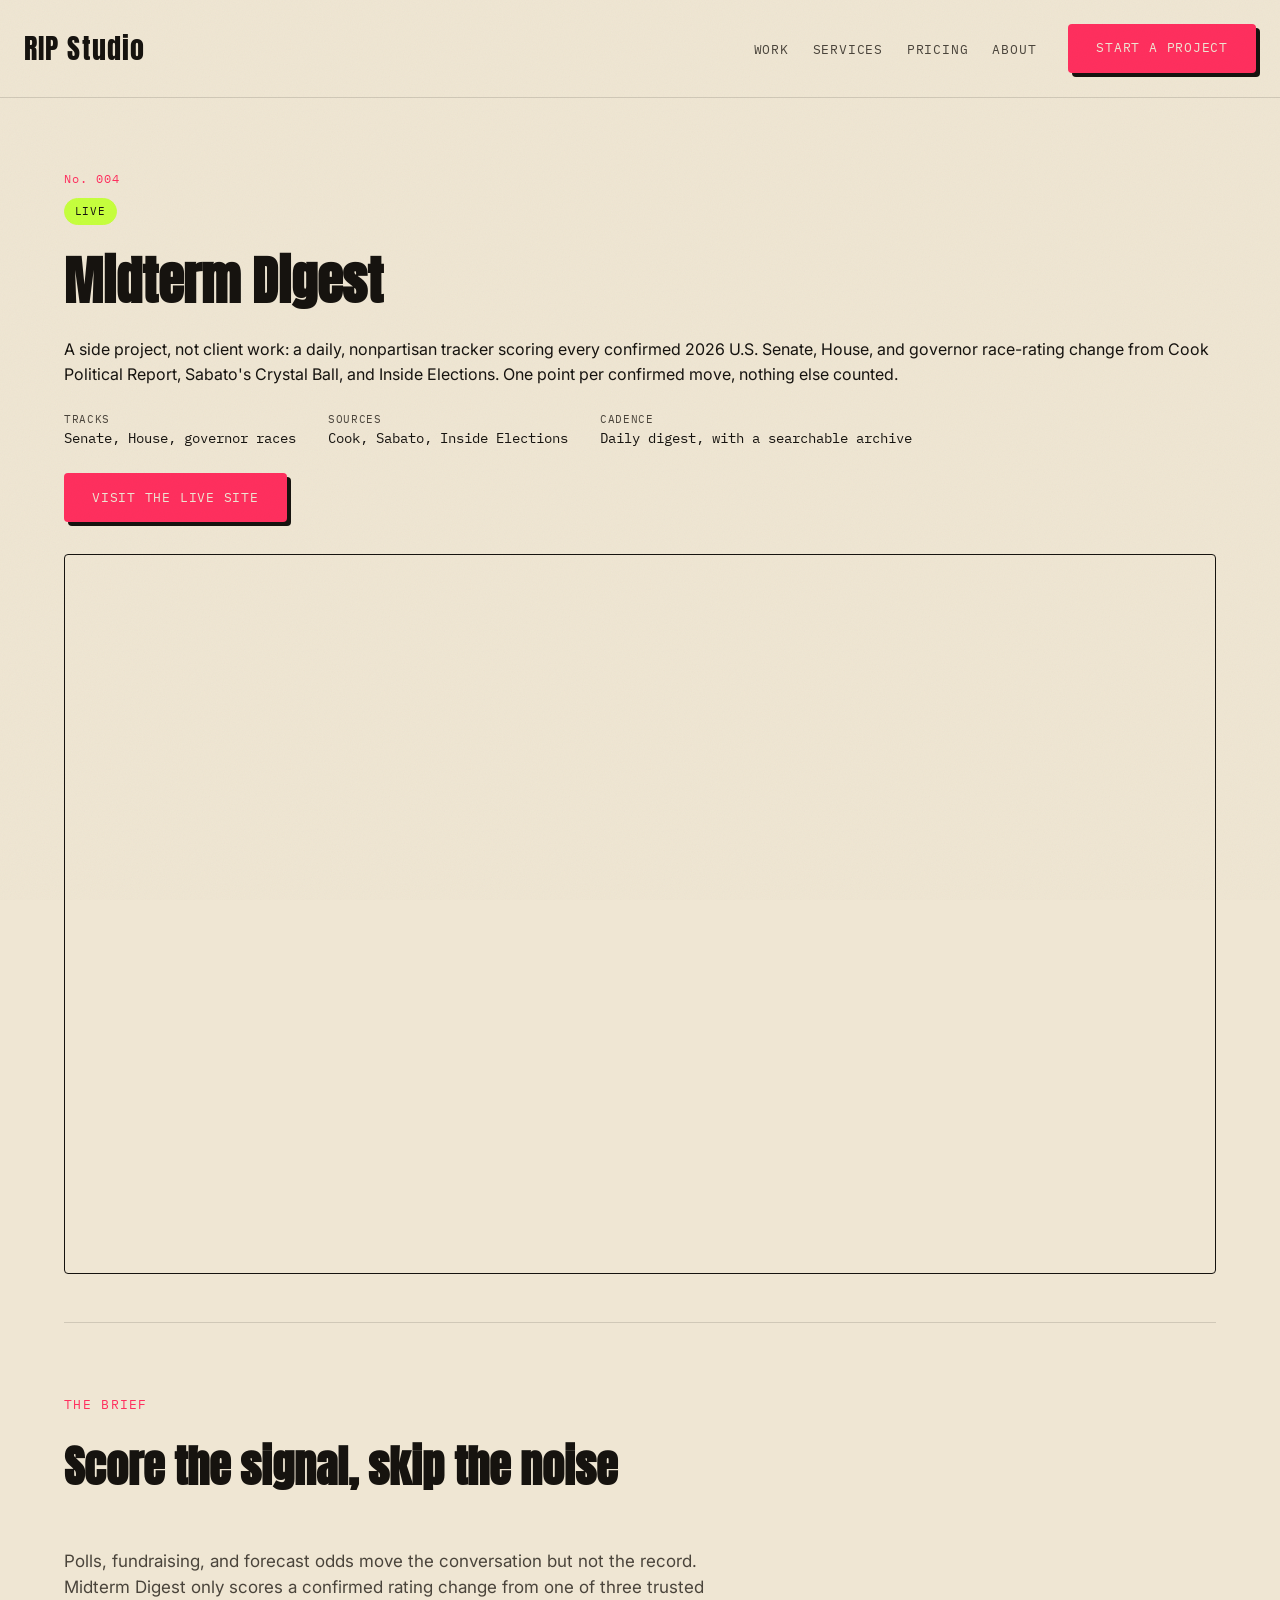
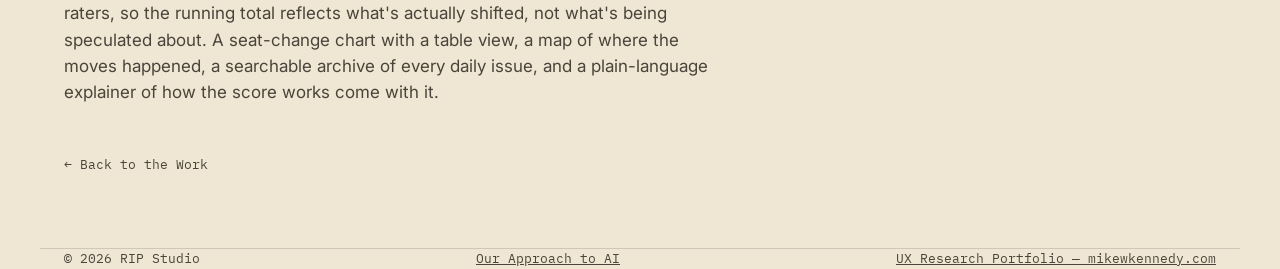
<file: work/midterm-digest.html>
<!DOCTYPE html>
<html lang="en">
<head>
<script type="text/javascript">
    (function(c,l,a,r,i,t,y){
        c[a]=c[a]||function(){(c[a].q=c[a].q||[]).push(arguments)};
        t=l.createElement(r);t.async=1;t.src="https://www.clarity.ms/tag/"+i;
        y=l.getElementsByTagName(r)[0];y.parentNode.insertBefore(t,y);
    })(window, document, "clarity", "script", "ygneg6dxny");
</script>
<meta charset="UTF-8">
<meta name="viewport" content="width=device-width, initial-scale=1.0">
<title>No. 004 — Midterm Digest | RIP Studio</title>
<meta name="description" content="Midterm Digest: a daily, nonpartisan tracker scoring confirmed 2026 U.S. Senate, House, and governor race-rating changes. A side project, not client work.">
<link rel="preconnect" href="https://fonts.googleapis.com">
<link rel="preconnect" href="https://fonts.gstatic.com" crossorigin>
<link href="https://fonts.googleapis.com/css2?family=Anton&family=Inter:wght@400;500;600;700&family=IBM+Plex+Mono:wght@400;500&display=swap" rel="stylesheet">
<link rel="stylesheet" href="../styles.css">
</head>
<body>

<header class="site-header">
  <a href="../index.html" class="brand">RIP Studio</a>
  <nav class="nav">
    <ul class="nav-links">
      <li><a href="../index.html#work">Work</a></li>
      <li><a href="../index.html#services">Services</a></li>
      <li><a href="../pricing.html">Pricing</a></li>
      <li><a href="../index.html#about">About</a></li>
    </ul>
    <a href="../index.html#contact" class="btn btn-primary">Start a Project</a>
  </nav>
</header>

<main class="wrap">

  <section class="project-hero">
    <span class="flash-number">No. 004</span>
    <span class="status-tag is-live">Live</span>
    <h1>Midterm Digest</h1>
    <p>A side project, not client work: a daily, nonpartisan tracker scoring every confirmed 2026 U.S. Senate, House, and governor race-rating change from Cook Political Report, Sabato's Crystal Ball, and Inside Elections. One point per confirmed move, nothing else counted.</p>
    <ul class="fact-list">
      <li><span>Tracks</span>Senate, House, governor races</li>
      <li><span>Sources</span>Cook, Sabato, Inside Elections</li>
      <li><span>Cadence</span>Daily digest, with a searchable archive</li>
    </ul>
    <div class="hero-actions project-cta">
      <a href="https://runfromrobots.github.io/electiondigest/" target="_blank" rel="noopener" class="btn btn-primary">Visit the Live Site</a>
    </div>
    <div class="project-preview">
      <iframe src="https://runfromrobots.github.io/electiondigest/" loading="lazy" tabindex="-1" aria-hidden="true" sandbox="allow-scripts" title="Live preview of Midterm Digest"></iframe>
    </div>
  </section>

  <section>
    <div class="section-head">
      <p class="eyebrow">The Brief</p>
      <h2>Score the signal, skip the noise</h2>
    </div>
    <p class="project-copy">
      Polls, fundraising, and forecast odds move the conversation but not the record. Midterm Digest only scores a confirmed rating change from one of three trusted raters, so the running total reflects what's actually shifted, not what's being speculated about. A seat-change chart with a table view, a map of where the moves happened, a searchable archive of every daily issue, and a plain-language explainer of how the score works come with it.
    </p>
    <a href="../index.html#work" class="back-link">&larr; Back to the Work</a>
  </section>

</main>

<footer class="wrap">
  <span>&copy; <span data-year></span> RIP Studio</span>
  <a href="../ai-approach.html">Our Approach to AI</a>
  <a href="https://mikewkennedy.com" target="_blank" rel="noopener">UX Research Portfolio — mikewkennedy.com</a>
</footer>

<script src="../script.js"></script>
</body>
</html>
</file>
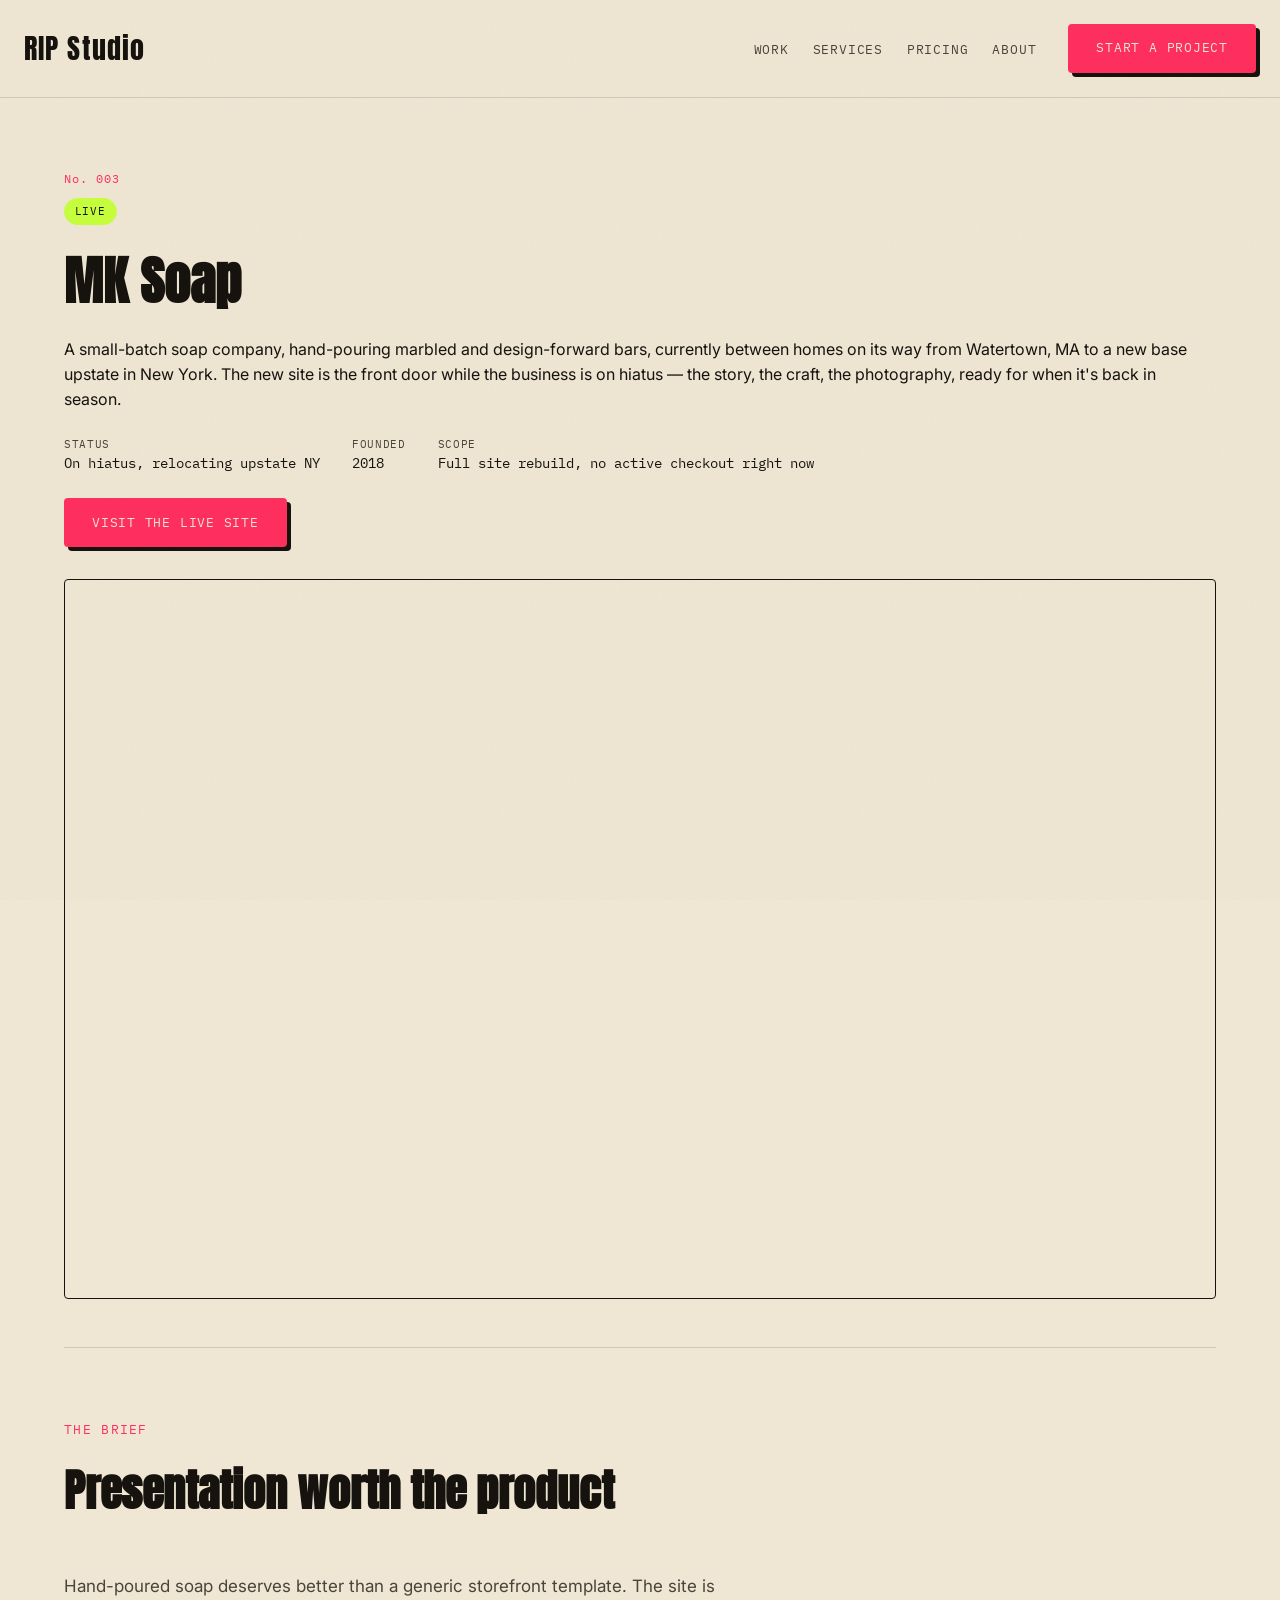
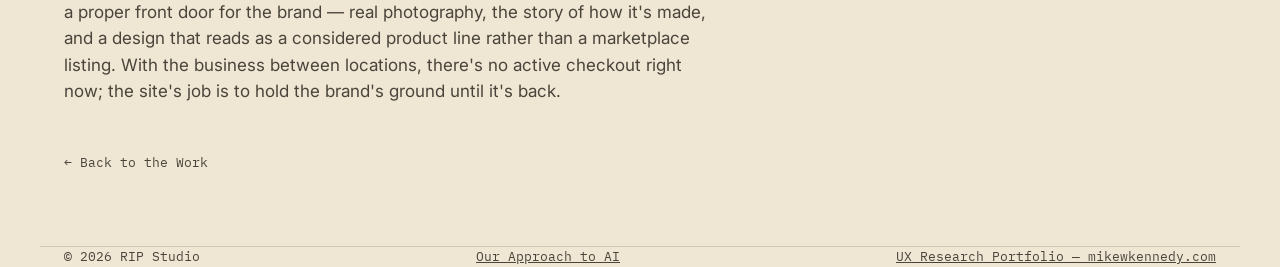
<file: work/mk-soap.html>
<!DOCTYPE html>
<html lang="en">
<head>
<script type="text/javascript">
    (function(c,l,a,r,i,t,y){
        c[a]=c[a]||function(){(c[a].q=c[a].q||[]).push(arguments)};
        t=l.createElement(r);t.async=1;t.src="https://www.clarity.ms/tag/"+i;
        y=l.getElementsByTagName(r)[0];y.parentNode.insertBefore(t,y);
    })(window, document, "clarity", "script", "ygneg6dxny");
</script>
<meta charset="UTF-8">
<meta name="viewport" content="width=device-width, initial-scale=1.0">
<title>No. 003 — MK Soap | RIP Studio</title>
<meta name="description" content="RIP Studio built a new front door for MK Soap, a small-batch soap company relocating upstate — live now.">
<link rel="preconnect" href="https://fonts.googleapis.com">
<link rel="preconnect" href="https://fonts.gstatic.com" crossorigin>
<link href="https://fonts.googleapis.com/css2?family=Anton&family=Inter:wght@400;500;600;700&family=IBM+Plex+Mono:wght@400;500&display=swap" rel="stylesheet">
<link rel="stylesheet" href="../styles.css">
</head>
<body>

<header class="site-header">
  <a href="../index.html" class="brand">RIP Studio</a>
  <nav class="nav">
    <ul class="nav-links">
      <li><a href="../index.html#work">Work</a></li>
      <li><a href="../index.html#services">Services</a></li>
      <li><a href="../pricing.html">Pricing</a></li>
      <li><a href="../index.html#about">About</a></li>
    </ul>
    <a href="../index.html#contact" class="btn btn-primary">Start a Project</a>
  </nav>
</header>

<main class="wrap">

  <section class="project-hero">
    <span class="flash-number">No. 003</span>
    <span class="status-tag is-live">Live</span>
    <h1>MK Soap</h1>
    <p>A small-batch soap company, hand-pouring marbled and design-forward bars, currently between homes on its way from Watertown, MA to a new base upstate in New York. The new site is the front door while the business is on hiatus &mdash; the story, the craft, the photography, ready for when it's back in season.</p>
    <ul class="fact-list">
      <li><span>Status</span>On hiatus, relocating upstate NY</li>
      <li><span>Founded</span>2018</li>
      <li><span>Scope</span>Full site rebuild, no active checkout right now</li>
    </ul>
    <div class="hero-actions project-cta">
      <a href="https://mk-soap.vercel.app" target="_blank" rel="noopener" class="btn btn-primary">Visit the Live Site</a>
    </div>
    <div class="project-preview">
      <iframe src="https://mk-soap.vercel.app" loading="lazy" tabindex="-1" aria-hidden="true" sandbox="allow-scripts" title="Live preview of the MK Soap website"></iframe>
    </div>
  </section>

  <section>
    <div class="section-head">
      <p class="eyebrow">The Brief</p>
      <h2>Presentation worth the product</h2>
    </div>
    <p class="project-copy">
      Hand-poured soap deserves better than a generic storefront template. The site is a proper front door for the brand &mdash; real photography, the story of how it's made, and a design that reads as a considered product line rather than a marketplace listing. With the business between locations, there's no active checkout right now; the site's job is to hold the brand's ground until it's back.
    </p>
    <a href="../index.html#work" class="back-link">&larr; Back to the Work</a>
  </section>

</main>

<footer class="wrap">
  <span>&copy; <span data-year></span> RIP Studio</span>
  <a href="../ai-approach.html">Our Approach to AI</a>
  <a href="https://mikewkennedy.com" target="_blank" rel="noopener">UX Research Portfolio — mikewkennedy.com</a>
</footer>

<script src="../script.js"></script>
</body>
</html>
</file>
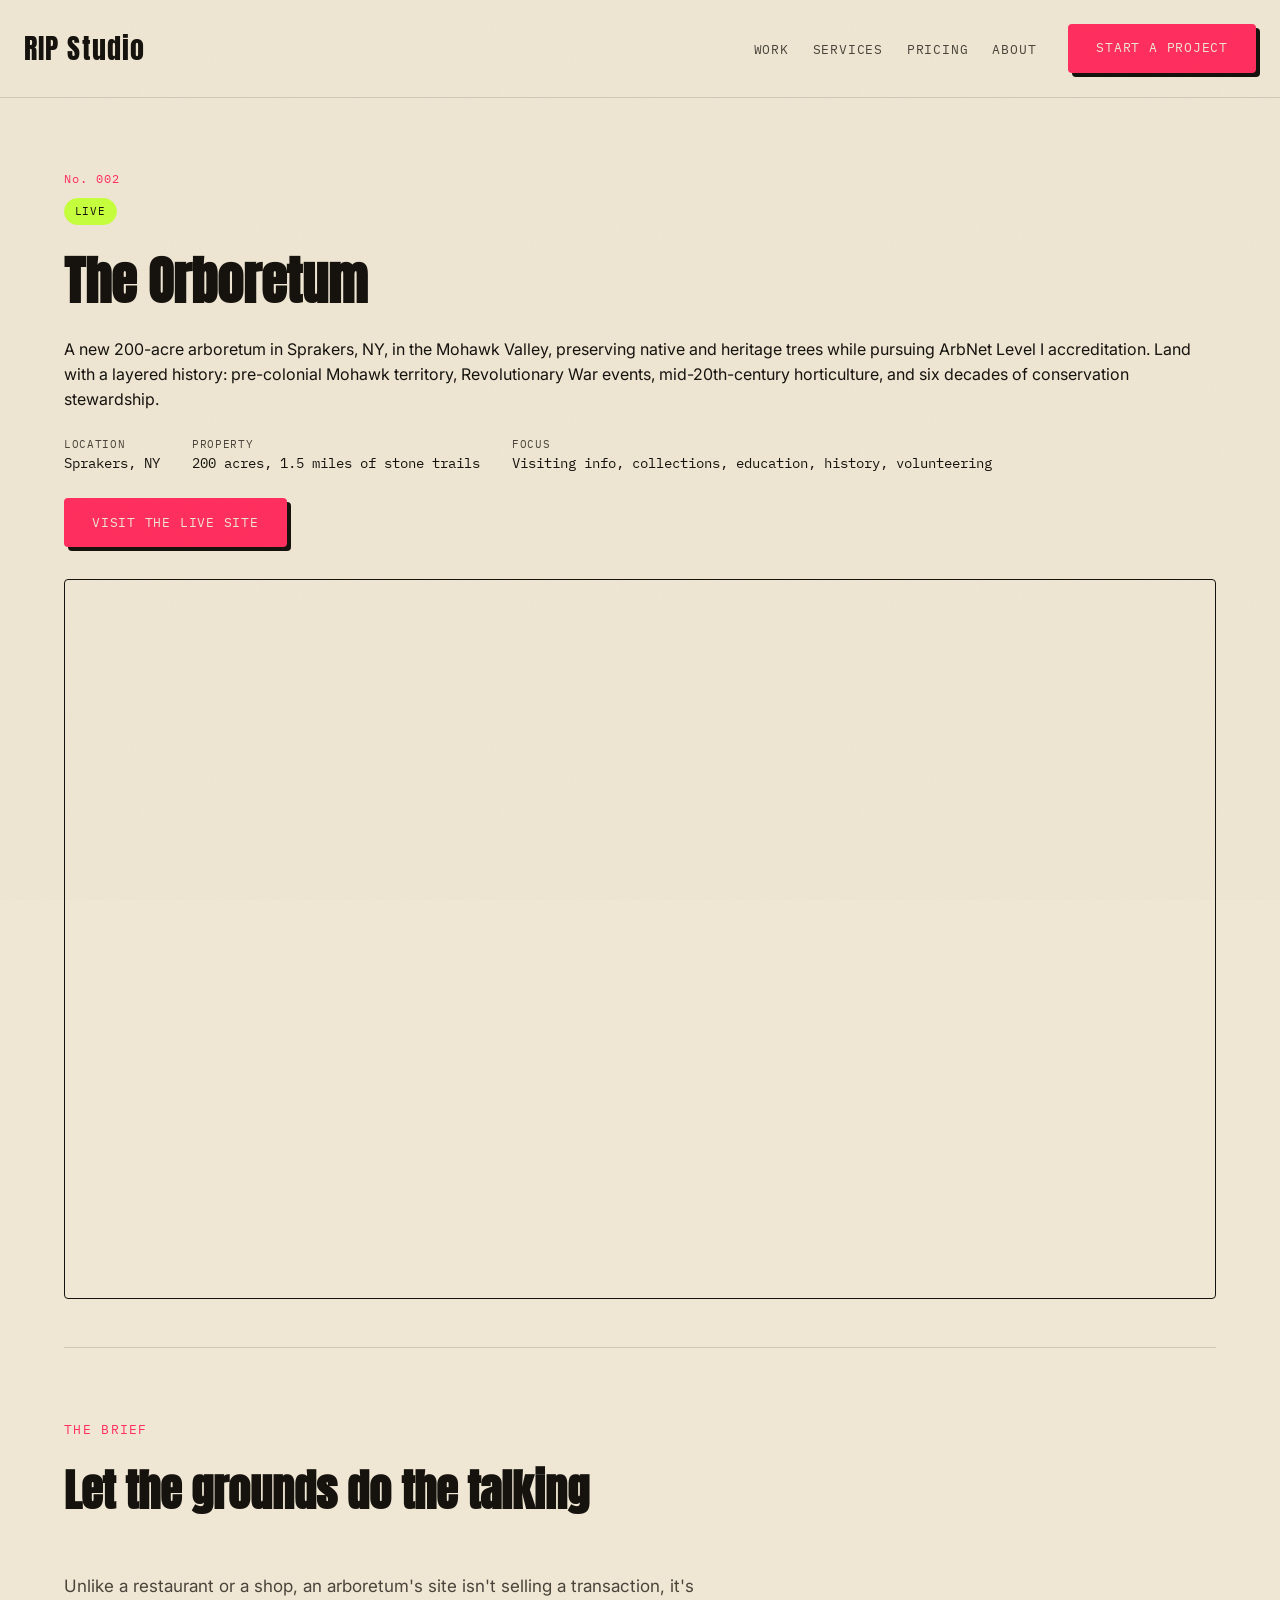
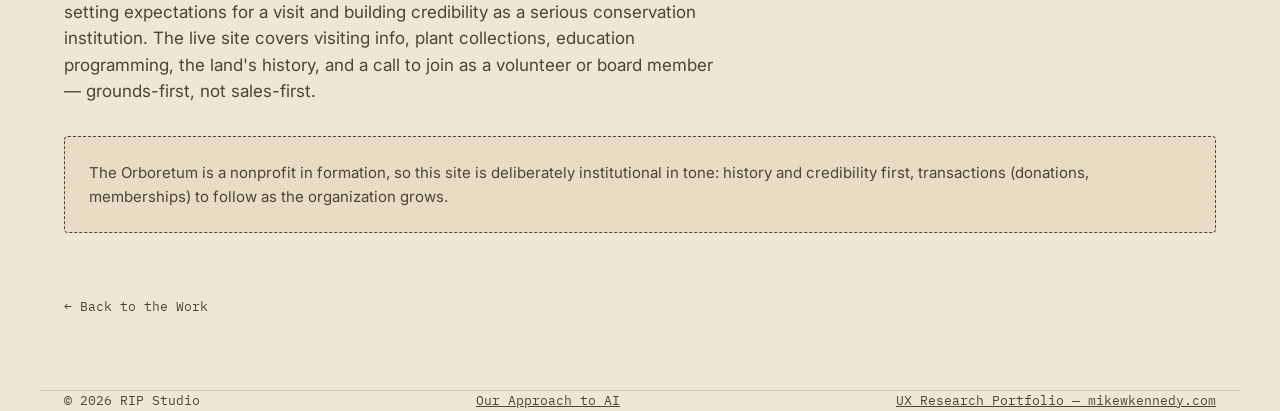
<file: work/orboretum.html>
<!DOCTYPE html>
<html lang="en">
<head>
<meta charset="UTF-8">
<meta name="viewport" content="width=device-width, initial-scale=1.0">
<title>No. 002 — The Orboretum | RIP Studio</title>
<meta name="description" content="RIP Studio built a new website for The Orboretum, a 200-acre arboretum in Sprakers, NY — live now.">
<link rel="preconnect" href="https://fonts.googleapis.com">
<link rel="preconnect" href="https://fonts.gstatic.com" crossorigin>
<link href="https://fonts.googleapis.com/css2?family=Yellowtail&family=Anton&family=Inter:wght@400;500;600;700&family=IBM+Plex+Mono:wght@400;500&display=swap" rel="stylesheet">
<link rel="stylesheet" href="../styles.css">
</head>
<body>

<header class="site-header">
  <a href="../index.html" class="brand">RIP Studio</a>
  <nav class="nav">
    <ul class="nav-links">
      <li><a href="../index.html#work">Work</a></li>
      <li><a href="../index.html#services">Services</a></li>
      <li><a href="../pricing.html">Pricing</a></li>
      <li><a href="../index.html#about">About</a></li>
    </ul>
    <a href="../index.html#contact" class="btn btn-primary">Start a Project</a>
  </nav>
</header>

<main class="wrap">

  <section class="project-hero">
    <span class="flash-number">No. 002</span>
    <span class="status-tag is-live">Live</span>
    <h1>The Orboretum</h1>
    <p>A new 200-acre arboretum in Sprakers, NY, in the Mohawk Valley, preserving native and heritage trees while pursuing ArbNet Level I accreditation. Land with a layered history: pre-colonial Mohawk territory, Revolutionary War events, mid-20th-century horticulture, and six decades of conservation stewardship.</p>
    <ul class="fact-list">
      <li><span>Location</span>Sprakers, NY</li>
      <li><span>Property</span>200 acres, 1.5 miles of stone trails</li>
      <li><span>Focus</span>Visiting info, collections, education, history, volunteering</li>
    </ul>
    <div class="hero-actions project-cta">
      <a href="https://orboretum.vercel.app" target="_blank" rel="noopener" class="btn btn-primary">Visit the Live Site</a>
    </div>
    <div class="project-preview">
      <iframe src="https://orboretum.vercel.app" loading="lazy" tabindex="-1" aria-hidden="true" sandbox="allow-scripts" title="Live preview of The Orboretum website"></iframe>
    </div>
  </section>

  <section>
    <div class="section-head">
      <p class="eyebrow">The Brief</p>
      <h2>Let the grounds do the talking</h2>
    </div>
    <p class="project-copy">
      Unlike a restaurant or a shop, an arboretum's site isn't selling a transaction, it's setting expectations for a visit and building credibility as a serious conservation institution. The live site covers visiting info, plant collections, education programming, the land's history, and a call to join as a volunteer or board member &mdash; grounds-first, not sales-first.
    </p>
    <div class="placeholder-note">
      The Orboretum is a nonprofit in formation, so this site is deliberately institutional in tone: history and credibility first, transactions (donations, memberships) to follow as the organization grows.
    </div>
    <a href="../index.html#work" class="back-link">&larr; Back to the Work</a>
  </section>

</main>

<footer class="wrap">
  <span>&copy; <span data-year></span> RIP Studio</span>
  <a href="../ai-approach.html">Our Approach to AI</a>
  <a href="https://mikewkennedy.com" target="_blank" rel="noopener">UX Research Portfolio — mikewkennedy.com</a>
</footer>

<script src="../script.js"></script>
</body>
</html>
</file>
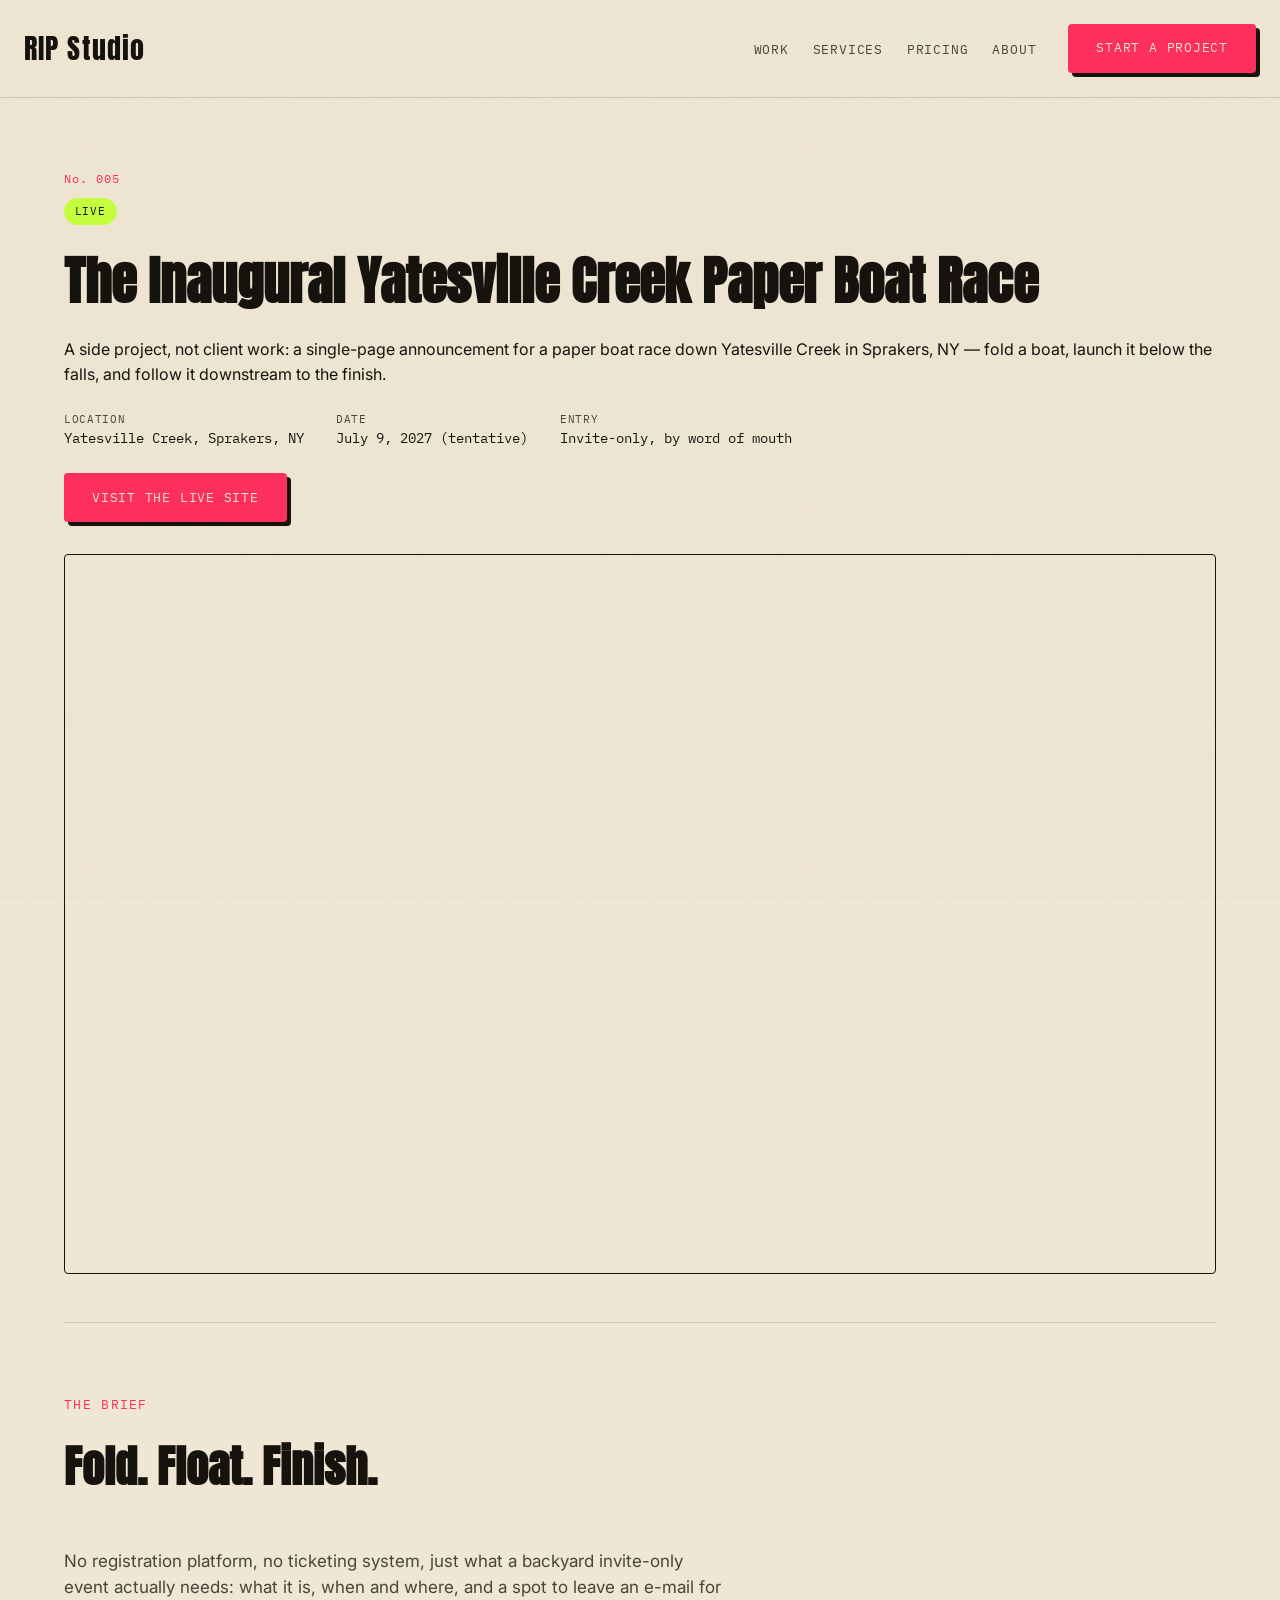
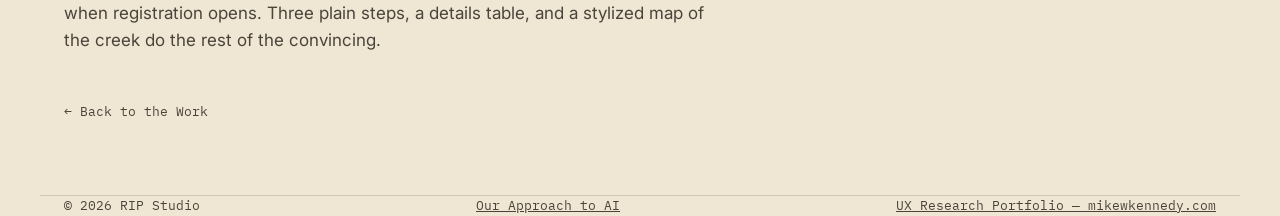
<file: work/paper-boat-race.html>
<!DOCTYPE html>
<html lang="en">
<head>
<script type="text/javascript">
    (function(c,l,a,r,i,t,y){
        c[a]=c[a]||function(){(c[a].q=c[a].q||[]).push(arguments)};
        t=l.createElement(r);t.async=1;t.src="https://www.clarity.ms/tag/"+i;
        y=l.getElementsByTagName(r)[0];y.parentNode.insertBefore(t,y);
    })(window, document, "clarity", "script", "ygneg6dxny");
</script>
<meta charset="UTF-8">
<meta name="viewport" content="width=device-width, initial-scale=1.0">
<title>No. 005 — Yatesville Creek Paper Boat Race | RIP Studio</title>
<meta name="description" content="The Inaugural Yatesville Creek Paper Boat Race: an invite-only paper boat race in Sprakers, NY. A side project, not client work.">
<link rel="preconnect" href="https://fonts.googleapis.com">
<link rel="preconnect" href="https://fonts.gstatic.com" crossorigin>
<link href="https://fonts.googleapis.com/css2?family=Anton&family=Inter:wght@400;500;600;700&family=IBM+Plex+Mono:wght@400;500&display=swap" rel="stylesheet">
<link rel="stylesheet" href="../styles.css">
</head>
<body>

<header class="site-header">
  <a href="../index.html" class="brand">RIP Studio</a>
  <nav class="nav">
    <ul class="nav-links">
      <li><a href="../index.html#work">Work</a></li>
      <li><a href="../index.html#services">Services</a></li>
      <li><a href="../pricing.html">Pricing</a></li>
      <li><a href="../index.html#about">About</a></li>
    </ul>
    <a href="../index.html#contact" class="btn btn-primary">Start a Project</a>
  </nav>
</header>

<main class="wrap">

  <section class="project-hero">
    <span class="flash-number">No. 005</span>
    <span class="status-tag is-live">Live</span>
    <h1>The Inaugural Yatesville Creek Paper Boat Race</h1>
    <p>A side project, not client work: a single-page announcement for a paper boat race down Yatesville Creek in Sprakers, NY &mdash; fold a boat, launch it below the falls, and follow it downstream to the finish.</p>
    <ul class="fact-list">
      <li><span>Location</span>Yatesville Creek, Sprakers, NY</li>
      <li><span>Date</span>July 9, 2027 (tentative)</li>
      <li><span>Entry</span>Invite-only, by word of mouth</li>
    </ul>
    <div class="hero-actions project-cta">
      <a href="https://ycprb.vercel.app/" target="_blank" rel="noopener" class="btn btn-primary">Visit the Live Site</a>
    </div>
    <div class="project-preview">
      <iframe src="https://ycprb.vercel.app/" loading="lazy" tabindex="-1" aria-hidden="true" sandbox="allow-scripts" title="Live preview of the Yatesville Creek Paper Boat Race site"></iframe>
    </div>
  </section>

  <section>
    <div class="section-head">
      <p class="eyebrow">The Brief</p>
      <h2>Fold. Float. Finish.</h2>
    </div>
    <p class="project-copy">
      No registration platform, no ticketing system, just what a backyard invite-only event actually needs: what it is, when and where, and a spot to leave an e-mail for when registration opens. Three plain steps, a details table, and a stylized map of the creek do the rest of the convincing.
    </p>
    <a href="../index.html#work" class="back-link">&larr; Back to the Work</a>
  </section>

</main>

<footer class="wrap">
  <span>&copy; <span data-year></span> RIP Studio</span>
  <a href="../ai-approach.html">Our Approach to AI</a>
  <a href="https://mikewkennedy.com" target="_blank" rel="noopener">UX Research Portfolio — mikewkennedy.com</a>
</footer>

<script src="../script.js"></script>
</body>
</html>
</file>
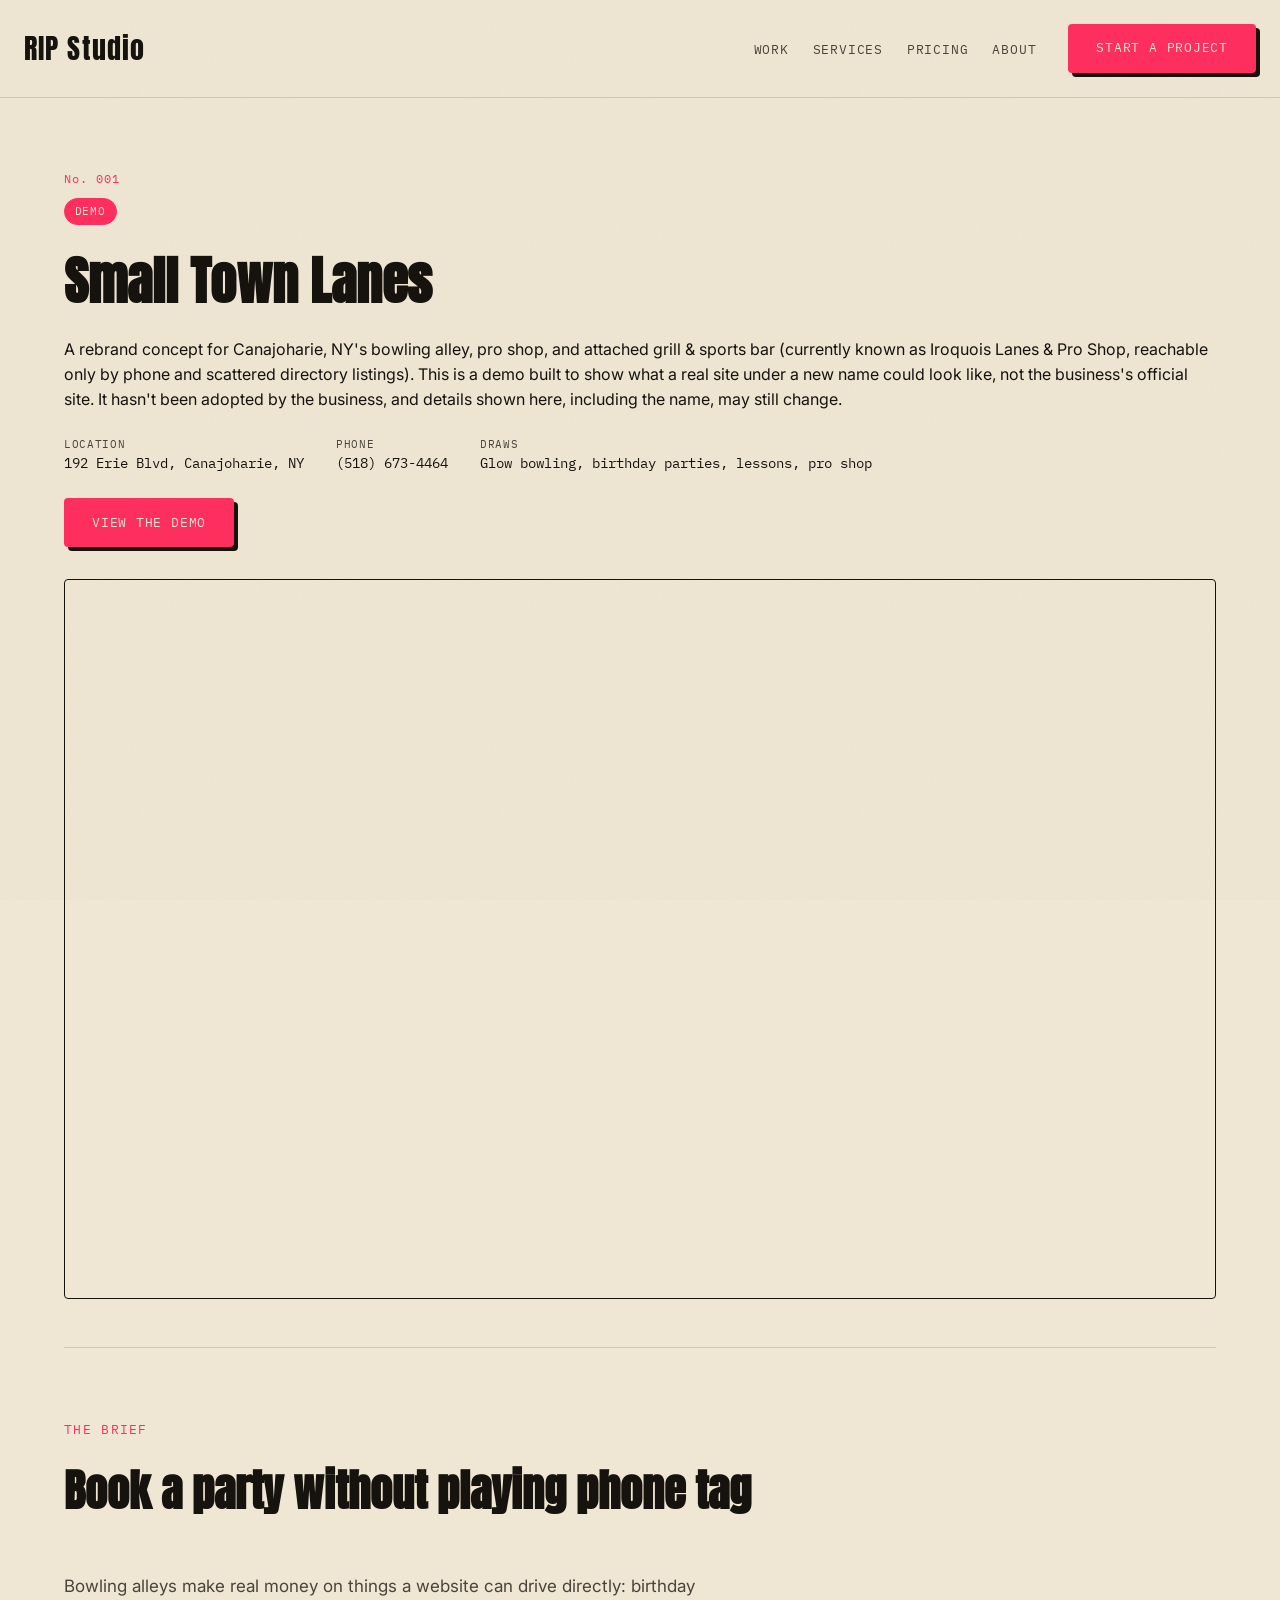
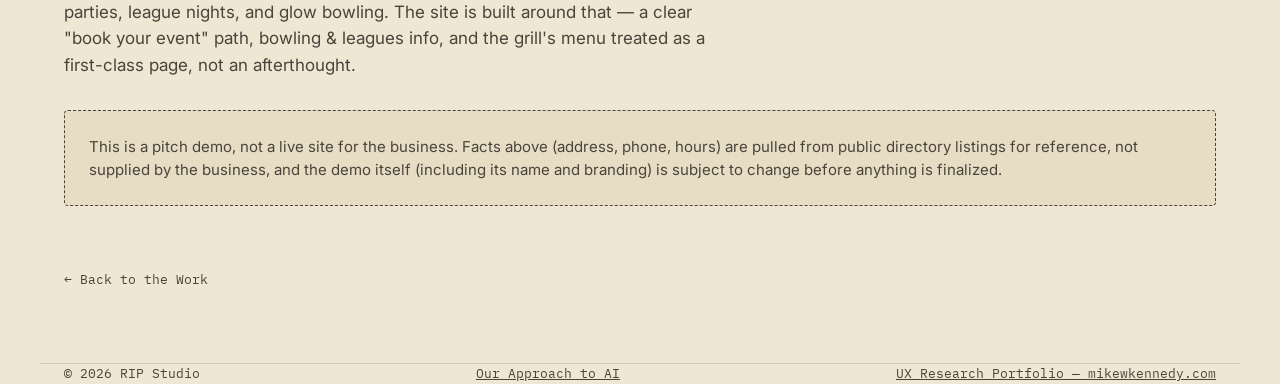
<file: work/small-town-lanes.html>
<!DOCTYPE html>
<html lang="en">
<head>
<script type="text/javascript">
    (function(c,l,a,r,i,t,y){
        c[a]=c[a]||function(){(c[a].q=c[a].q||[]).push(arguments)};
        t=l.createElement(r);t.async=1;t.src="https://www.clarity.ms/tag/"+i;
        y=l.getElementsByTagName(r)[0];y.parentNode.insertBefore(t,y);
    })(window, document, "clarity", "script", "ygneg6dxny");
</script>
<meta charset="UTF-8">
<meta name="viewport" content="width=device-width, initial-scale=1.0">
<title>No. 001 — Small Town Lanes | RIP Studio</title>
<meta name="description" content="Small Town Lanes: a rebrand concept demo RIP Studio built for a bowling alley in Canajoharie, NY — a pitch, not yet the business's official site.">
<link rel="preconnect" href="https://fonts.googleapis.com">
<link rel="preconnect" href="https://fonts.gstatic.com" crossorigin>
<link href="https://fonts.googleapis.com/css2?family=Anton&family=Inter:wght@400;500;600;700&family=IBM+Plex+Mono:wght@400;500&display=swap" rel="stylesheet">
<link rel="stylesheet" href="../styles.css">
</head>
<body>

<header class="site-header">
  <a href="../index.html" class="brand">RIP Studio</a>
  <nav class="nav">
    <ul class="nav-links">
      <li><a href="../index.html#work">Work</a></li>
      <li><a href="../index.html#services">Services</a></li>
      <li><a href="../pricing.html">Pricing</a></li>
      <li><a href="../index.html#about">About</a></li>
    </ul>
    <a href="../index.html#contact" class="btn btn-primary">Start a Project</a>
  </nav>
</header>

<main class="wrap">

  <section class="project-hero">
    <span class="flash-number">No. 001</span>
    <span class="status-tag is-demo">Demo</span>
    <h1>Small Town Lanes</h1>
    <p>A rebrand concept for Canajoharie, NY's bowling alley, pro shop, and attached grill &amp; sports bar (currently known as Iroquois Lanes &amp; Pro Shop, reachable only by phone and scattered directory listings). This is a demo built to show what a real site under a new name could look like, not the business's official site. It hasn't been adopted by the business, and details shown here, including the name, may still change.</p>
    <ul class="fact-list">
      <li><span>Location</span>192 Erie Blvd, Canajoharie, NY</li>
      <li><span>Phone</span>(518) 673-4464</li>
      <li><span>Draws</span>Glow bowling, birthday parties, lessons, pro shop</li>
    </ul>
    <div class="hero-actions project-cta">
      <a href="https://iroquois-lanes.vercel.app" target="_blank" rel="noopener" class="btn btn-primary">View the Demo</a>
    </div>
    <div class="project-preview">
      <iframe src="https://iroquois-lanes.vercel.app" loading="lazy" tabindex="-1" aria-hidden="true" sandbox="allow-scripts" title="Demo preview of Small Town Lanes"></iframe>
    </div>
  </section>

  <section>
    <div class="section-head">
      <p class="eyebrow">The Brief</p>
      <h2>Book a party without playing phone tag</h2>
    </div>
    <p class="project-copy">
      Bowling alleys make real money on things a website can drive directly: birthday parties, league nights, and glow bowling. The site is built around that &mdash; a clear "book your event" path, bowling &amp; leagues info, and the grill's menu treated as a first-class page, not an afterthought.
    </p>
    <div class="placeholder-note">
      This is a pitch demo, not a live site for the business. Facts above (address, phone, hours) are pulled from public directory listings for reference, not supplied by the business, and the demo itself (including its name and branding) is subject to change before anything is finalized.
    </div>
    <a href="../index.html#work" class="back-link">&larr; Back to the Work</a>
  </section>

</main>

<footer class="wrap">
  <span>&copy; <span data-year></span> RIP Studio</span>
  <a href="../ai-approach.html">Our Approach to AI</a>
  <a href="https://mikewkennedy.com" target="_blank" rel="noopener">UX Research Portfolio — mikewkennedy.com</a>
</footer>

<script src="../script.js"></script>
</body>
</html>
</file>
<file: styles.css>
/* RIP Studio — design tokens
   Palette: flash-sheet paper, ink black, one fluorescent accent (+ one sparing secondary).
   Type: one bold condensed poster face (Anton) for the wordmark, tombstone, and all headings —
   deliberately consolidated from an earlier separate script/blackletter wordmark font, which kept
   drifting out of sync with its Google Fonts import and silently falling back to generic serif.
   Plain sans for body, mono for flash-sheet numbering and labels. */

:root {
  --paper: #EFE6D3;
  --paper-raised: #E7DCC4;
  --ink: #16130F;
  --ink-soft: #4A443B;
  --flash: #FF2F5E;       /* primary accent — flash-sheet red, pushed fluorescent */
  --flash-2: #C6FF3D;     /* secondary accent — acid green, used sparingly */
  --line: rgba(22, 19, 15, 0.14);

  --font-wordmark: 'Anton', sans-serif;  /* alias of --font-display — the header wordmark shares the headline face, not a separate font */
  --font-display: 'Anton', sans-serif;
  --font-body: 'Inter', sans-serif;
  --font-mono: 'IBM Plex Mono', monospace;

  --space-1: 0.25rem;
  --space-2: 0.5rem;
  --space-3: 1rem;
  --space-4: 1.5rem;
  --space-5: 2rem;
  --space-6: 3rem;
  --space-7: 4.5rem;
  --space-8: 7rem;

  --max-width: 1200px;
  --radius: 4px;
  --motion: 160ms ease;
}

@media (prefers-reduced-motion: reduce) {
  * { animation-duration: 0.001ms !important; animation-iteration-count: 1 !important; transition-duration: 0.001ms !important; }
}

* { box-sizing: border-box; }
html { scroll-behavior: smooth; }
body {
  margin: 0;
  background: var(--paper);
  color: var(--ink);
  font-family: var(--font-body);
  font-size: 1rem;
  line-height: 1.55;
  color-scheme: light;
  position: relative;
}

/* Flash-sheet paper grain — the site's "paper" concept was named in the token comments but never
   actually rendered; this is a static (no animation) noise texture, kept subtle so it reads as
   paper grain, not visible static. */
body::before {
  content: "";
  position: fixed;
  inset: 0;
  pointer-events: none;
  z-index: 999;
  opacity: 0.05;
  mix-blend-mode: multiply;
  background-image: url("data:image/svg+xml,%3Csvg xmlns='http://www.w3.org/2000/svg' width='180' height='180'%3E%3Cfilter id='n'%3E%3CfeTurbulence type='fractalNoise' baseFrequency='0.85' numOctaves='3' stitchTiles='stitch'/%3E%3C/filter%3E%3Crect width='100%25' height='100%25' filter='url(%23n)'/%3E%3C/svg%3E");
  background-size: 180px 180px;
}

img { max-width: 100%; display: block; }
a { color: inherit; }

.wrap {
  max-width: var(--max-width);
  margin: 0 auto;
  padding: 0 var(--space-4);
}

/* Header */
.site-header {
  display: flex;
  align-items: center;
  justify-content: space-between;
  padding: var(--space-4) var(--space-4);
  border-bottom: 1px solid var(--line);
}
.brand {
  font-family: var(--font-wordmark);
  font-size: 1.75rem;
  letter-spacing: 0.04em;
  text-decoration: none;
  color: var(--ink);
}
.nav { display: flex; align-items: center; gap: var(--space-5); }
.nav-links { display: flex; gap: var(--space-4); list-style: none; margin: 0; padding: 0; }
.nav-links a {
  text-decoration: none;
  font-family: var(--font-mono);
  font-size: 0.8125rem;
  letter-spacing: 0.06em;
  text-transform: uppercase;
  color: var(--ink-soft);
}
.nav-links a:hover { color: var(--flash); }

/* Buttons — flat fill only */
.btn {
  display: inline-block;
  padding: 0.9rem 1.75rem;
  font-family: var(--font-mono);
  font-size: 0.8125rem;
  letter-spacing: 0.06em;
  text-transform: uppercase;
  text-decoration: none;
  border-radius: var(--radius);
  border: none;
  cursor: pointer;
  box-shadow: 4px 4px 0 var(--ink);
  transition: transform var(--motion), box-shadow var(--motion), background var(--motion);
}
.btn-primary { background: var(--flash); color: var(--paper); }
.btn-secondary { background: var(--ink); color: var(--paper); }
.btn:hover { transform: translate(3px, 3px); box-shadow: 1px 1px 0 var(--ink); }
.btn-primary:hover { background: #E01E4A; }
.btn-secondary:hover { background: #000; }

/* Buttons on the dark .contact panel need a shadow that shows against an --ink background */
.contact .btn { box-shadow: 4px 4px 0 var(--paper); }
.contact .btn:hover { box-shadow: 1px 1px 0 var(--paper); }

/* Hero */
.hero {
  padding: var(--space-8) 0 var(--space-7);
  display: grid;
  grid-template-columns: 1.1fr 0.9fr;
  gap: var(--space-6);
  align-items: center;
}
@media (max-width: 900px) {
  .hero { grid-template-columns: 1fr; text-align: center; }
  .hero-actions { justify-content: center; }
}
.eyebrow {
  font-family: var(--font-mono);
  font-size: 0.8125rem;
  letter-spacing: 0.1em;
  text-transform: uppercase;
  color: var(--flash);
  margin: 0 0 var(--space-3);
}
.hero h1 {
  font-family: var(--font-display);
  font-size: clamp(2.75rem, 6vw, 4.5rem);
  line-height: 1.02;
  margin: 0 0 var(--space-4);
  letter-spacing: 0.01em;
}
.hero p { font-size: 1.125rem; color: var(--ink-soft); max-width: 46ch; margin: 0 0 var(--space-5); }
.hero-actions { display: flex; gap: var(--space-2); }
.hero-points { max-width: 40ch; margin-bottom: var(--space-4); }
@media (max-width: 900px) { .hero-points { max-width: none; margin-left: auto; margin-right: auto; text-align: left; } }

/* Hero collage — a scattered pile of live project previews, replacing the old static tombstone
   graphic. Each card is a real link (<a>) to that project's detail page, not just decorative. */
.chip {
  font-family: var(--font-mono);
  font-size: 0.6875rem;
  letter-spacing: 0.06em;
  text-transform: uppercase;
  background: var(--flash);
  color: var(--paper);
  padding: 0.15rem 0.5rem;
  border-radius: 999px;
  position: absolute;
  top: -12px;
  right: -10px;
  z-index: 2;
}
.collage { position: relative; height: 420px; }
.chrome {
  position: absolute;
  display: block;
  text-decoration: none;
  color: var(--ink);
  background: var(--paper-raised);
  border: 2px solid var(--ink);
  border-radius: var(--radius);
  box-shadow: 4px 4px 0 var(--ink);
  overflow: visible;
  cursor: pointer;
  width: var(--w);
  left: var(--x);
  top: var(--y);
  z-index: var(--z);
  transform: rotate(var(--r));
  transition: transform 220ms ease, box-shadow 220ms ease;
}
.chrome:hover { transform: rotate(0deg) scale(1.07) !important; box-shadow: 8px 8px 0 var(--ink); z-index: 50 !important; }
.chrome-bar {
  height: 24px;
  background: var(--ink);
  display: flex;
  align-items: center;
  gap: 5px;
  padding: 0 9px;
  border-radius: calc(var(--radius) - 2px) calc(var(--radius) - 2px) 0 0;
}
.chrome-bar span { width: 7px; height: 7px; border-radius: 50%; background: var(--paper); opacity: 0.55; }
.chrome-thumb {
  position: relative;
  overflow: hidden;
  background: var(--paper);
  border-radius: 0 0 calc(var(--radius) - 2px) calc(var(--radius) - 2px);
}
.chrome-thumb iframe {
  position: absolute; top: 0; left: 0; border: 0; pointer-events: none;
  width: 400%; height: 400%; transform: scale(0.25); transform-origin: top left;
}
/* The scattered collage uses desktop-tuned pixel offsets (--x/--y/--r) that don't scale down —
   below 900px, drop the scatter entirely and stack the cards as a plain centered list instead.
   This override must come after the base .collage/.chrome rules above, not inside the earlier
   .hero media query — equal-specificity rules are resolved by source order, and an unconditional
   rule appearing later always wins over an earlier media-query rule regardless of viewport. */
@media (max-width: 900px) {
  .collage { height: auto; width: 100%; margin: var(--space-5) auto 0; display: flex; flex-direction: column; align-items: center; gap: var(--space-4); }
  .chrome { position: relative; left: 0; top: 0; width: 100%; max-width: 320px; transform: none !important; }
}

/* Section headings */
section { padding: var(--space-7) 0; }
.section-head { margin-bottom: var(--space-6); }
.section-head h2 {
  font-family: var(--font-display);
  font-size: clamp(2rem, 4vw, 2.75rem);
  margin: var(--space-2) 0 0;
}

/* Services */
.services-grid {
  display: grid;
  grid-template-columns: repeat(3, 1fr);
  gap: var(--space-5);
}
@media (max-width: 900px) { .services-grid { grid-template-columns: 1fr; } }
.service-card {
  background: var(--paper-raised);
  border: 2px solid var(--ink);
  border-radius: var(--radius);
  padding: var(--space-5);
  box-shadow: 3px 3px 0 var(--ink);
}
.service-card h3 { font-family: var(--font-display); font-size: 1.25rem; margin: 0 0 var(--space-2); }
.service-card p { color: var(--ink-soft); margin: 0; font-size: 0.95rem; }

/* Work — flash sheet cards */
.work-grid {
  display: grid;
  grid-template-columns: repeat(3, 1fr);
  gap: var(--space-5);
}
@media (max-width: 900px) { .work-grid { grid-template-columns: 1fr; } }
.flash-card {
  display: block;
  text-decoration: none;
  color: var(--ink);
  background: var(--paper-raised);
  border: 2px solid var(--ink);
  border-radius: var(--radius);
  padding: 0;
  overflow: hidden;
  position: relative;
  box-shadow: 4px 4px 0 var(--ink);
  transition: transform var(--motion), box-shadow var(--motion);
}
.flash-card:hover { transform: translate(-2px, -2px); box-shadow: 7px 7px 0 var(--ink); }
.flash-card-body { padding: var(--space-5); }

/* Live preview thumbnails — scaled-down iframe of the real site, so it updates itself */
.flash-thumb, .project-preview {
  position: relative;
  overflow: hidden;
  aspect-ratio: 16 / 10;
  background: var(--paper);
}
.flash-thumb { border-bottom: 1px solid var(--ink); }
.project-preview {
  border: 1px solid var(--ink);
  border-radius: var(--radius);
  margin: var(--space-5) 0 0;
}
.flash-thumb iframe, .project-preview iframe {
  position: absolute;
  top: 0;
  left: 0;
  border: 0;
  pointer-events: none;
  transform-origin: top left;
}
.flash-thumb iframe { width: 400%; height: 400%; transform: scale(0.25); }
.project-preview iframe { width: 133.333%; height: 133.333%; transform: scale(0.75); }
.thumb-placeholder {
  display: flex;
  align-items: center;
  justify-content: center;
  height: 100%;
  font-family: var(--font-mono);
  font-size: 0.75rem;
  letter-spacing: 0.08em;
  text-transform: uppercase;
  color: var(--ink-soft);
  border: 1px dashed var(--ink-soft);
  box-sizing: border-box;
}

.flash-number {
  font-family: var(--font-mono);
  font-size: 0.75rem;
  letter-spacing: 0.08em;
  color: var(--flash);
  display: block;
  margin-bottom: var(--space-2);
}
.flash-card h3 { font-family: var(--font-display); font-size: 1.35rem; margin: 0 0 var(--space-2); }
.flash-card p { color: var(--ink-soft); font-size: 0.9375rem; margin: 0 0 var(--space-3); }
.status-tag {
  display: inline-block;
  font-family: var(--font-mono);
  font-size: 0.6875rem;
  letter-spacing: 0.08em;
  text-transform: uppercase;
  padding: 0.25rem 0.6rem;
  border: 1px solid var(--ink);
  border-radius: 999px;
}
.status-tag.is-progress { background: var(--flash); color: var(--paper); border-color: var(--flash); }
.status-tag.is-concept { background: transparent; }
.status-tag.is-live { background: var(--flash-2); color: var(--ink); border-color: var(--flash-2); }
.status-tag.is-demo { background: var(--flash); color: var(--paper); border-color: var(--flash); }

/* About */
.about { max-width: 60ch; }
.about p { font-size: 1.0625rem; color: var(--ink-soft); }
.about p + p { margin-top: var(--space-4); }
.about a { color: var(--flash); text-decoration: underline; }
.about a:hover { color: var(--ink); }

/* Contact */
.contact {
  background: var(--ink);
  color: var(--paper);
  border-radius: var(--radius);
  padding: var(--space-6) var(--space-5);
}
.contact .section-head h2 { color: var(--paper); }
.contact p { color: #C9C2B4; max-width: 50ch; }
.contact .btn-primary { background: var(--flash); color: var(--ink); }
.contact .btn-secondary { background: var(--flash-2); color: var(--ink); }

/* Footer */
footer {
  border-top: 1px solid var(--line);
  padding: var(--space-5) 0;
  font-family: var(--font-mono);
  font-size: 0.8125rem;
  color: var(--ink-soft);
  display: flex;
  justify-content: space-between;
  flex-wrap: wrap;
  gap: var(--space-2);
}
footer a { color: var(--ink-soft); }
footer a:hover { color: var(--flash); }

/* Project detail pages */
.project-hero { padding: var(--space-7) 0 var(--space-6); border-bottom: 1px solid var(--line); }
.project-hero h1 { font-family: var(--font-display); font-size: clamp(2.25rem, 5vw, 3.25rem); margin: var(--space-3) 0; }
.fact-list { list-style: none; padding: 0; margin: var(--space-4) 0 0; display: flex; flex-wrap: wrap; gap: var(--space-5); }
.fact-list li { font-family: var(--font-mono); font-size: 0.875rem; }
.fact-list span { display: block; color: var(--ink-soft); font-size: 0.6875rem; text-transform: uppercase; letter-spacing: 0.06em; }
.placeholder-note {
  background: var(--paper-raised);
  border: 1px dashed var(--ink-soft);
  border-radius: var(--radius);
  padding: var(--space-4);
  font-size: 0.9375rem;
  color: var(--ink-soft);
  margin: var(--space-5) 0;
}
.back-link { display: inline-block; margin-top: var(--space-5); font-family: var(--font-mono); font-size: 0.8125rem; text-decoration: none; color: var(--ink-soft); }
.back-link:hover { color: var(--flash); }
.project-copy { max-width: 60ch; color: var(--ink-soft); font-size: 1.0625rem; }
.project-cta { margin-top: var(--space-4); }

/* Pricing page */
.pricing-hero { padding: var(--space-8) 0 var(--space-6); text-align: center; }
.pricing-hero h1 { font-family: var(--font-display); font-size: clamp(2.5rem, 6vw, 3.75rem); margin: var(--space-3) 0; }
.pricing-hero p { max-width: 56ch; margin: 0 auto; color: var(--ink-soft); font-size: 1.125rem; }

.pricing-grid {
  display: grid;
  grid-template-columns: repeat(2, 1fr);
  gap: var(--space-5);
  align-items: stretch;
}
@media (max-width: 900px) { .pricing-grid { grid-template-columns: 1fr; } }

.price-card {
  background: var(--paper-raised);
  border: 2px solid var(--ink);
  border-radius: var(--radius);
  padding: var(--space-6) var(--space-5);
  box-shadow: 5px 5px 0 var(--ink);
  display: flex;
  flex-direction: column;
}
.price-card-label {
  font-family: var(--font-mono);
  font-size: 0.75rem;
  letter-spacing: 0.1em;
  text-transform: uppercase;
  color: var(--flash);
  margin: 0 0 var(--space-2);
}
.price-card h3 { font-family: var(--font-display); font-size: 1.75rem; margin: 0 0 var(--space-3); }
.price-row { display: flex; align-items: baseline; gap: var(--space-3); margin-bottom: var(--space-2); }
.price-tag { font-family: var(--font-display); font-size: 2.75rem; }
.price-strike { font-family: var(--font-mono); font-size: 1.125rem; color: var(--ink-soft); text-decoration: line-through; }
.price-period { font-family: var(--font-mono); font-size: 0.875rem; color: var(--ink-soft); }
.price-note { font-size: 0.9375rem; color: var(--ink-soft); margin: 0 0 var(--space-4); }

.feature-list { list-style: none; margin: 0 0 var(--space-5); padding: 0; flex-grow: 1; }
.feature-list li {
  font-size: 0.9375rem;
  padding: 0.5rem 0;
  border-top: 1px solid var(--line);
  display: flex;
  gap: var(--space-2);
}
.feature-list li:first-child { border-top: none; }
.feature-list li::before { content: "\2713"; color: var(--flash); font-weight: bold; flex-shrink: 0; }

.scope-note {
  background: var(--paper-raised);
  border: 1px dashed var(--ink-soft);
  border-radius: var(--radius);
  padding: var(--space-5);
  font-size: 0.9375rem;
  color: var(--ink-soft);
}
.scope-note strong { color: var(--ink); }

.trust-strip {
  display: flex;
  gap: var(--space-5);
  flex-wrap: wrap;
}
.trust-item { flex: 1 1 260px; }
.trust-item h4 { font-family: var(--font-display); font-size: 1.0625rem; margin: 0 0 var(--space-2); }
.trust-item p { font-size: 0.9375rem; color: var(--ink-soft); margin: 0; }

.reserve-note {
  font-family: var(--font-mono);
  font-size: 0.8125rem;
  color: #C9C2B4;
  margin-top: var(--space-4);
}

.reserve-form { margin-top: var(--space-5); max-width: 640px; }
.form-grid {
  display: grid;
  grid-template-columns: 1fr 1fr;
  gap: var(--space-4);
  margin-bottom: var(--space-4);
}
@media (max-width: 900px) { .form-grid { grid-template-columns: 1fr; } }
.form-field { display: flex; flex-direction: column; gap: var(--space-1); }
.form-field.full { grid-column: 1 / -1; }
.form-field label {
  font-family: var(--font-mono);
  font-size: 0.6875rem;
  text-transform: uppercase;
  letter-spacing: 0.06em;
  color: #C9C2B4;
}
.form-field input,
.form-field select,
.form-field textarea {
  background: var(--paper);
  color: var(--ink);
  border: none;
  border-radius: var(--radius);
  padding: 0.7rem 0.9rem;
  font-family: var(--font-body);
  font-size: 0.9375rem;
}
.form-field textarea { resize: vertical; min-height: 90px; }

.venmo-note {
  margin-top: var(--space-5);
  font-size: 0.9375rem;
  color: #C9C2B4;
  border-top: 1px solid rgba(239, 230, 211, 0.15);
  padding-top: var(--space-4);
}
.venmo-note strong { color: var(--flash-2); }
.venmo-note a { text-decoration: underline; }
.venmo-note a:hover { color: var(--paper); }
</file>
